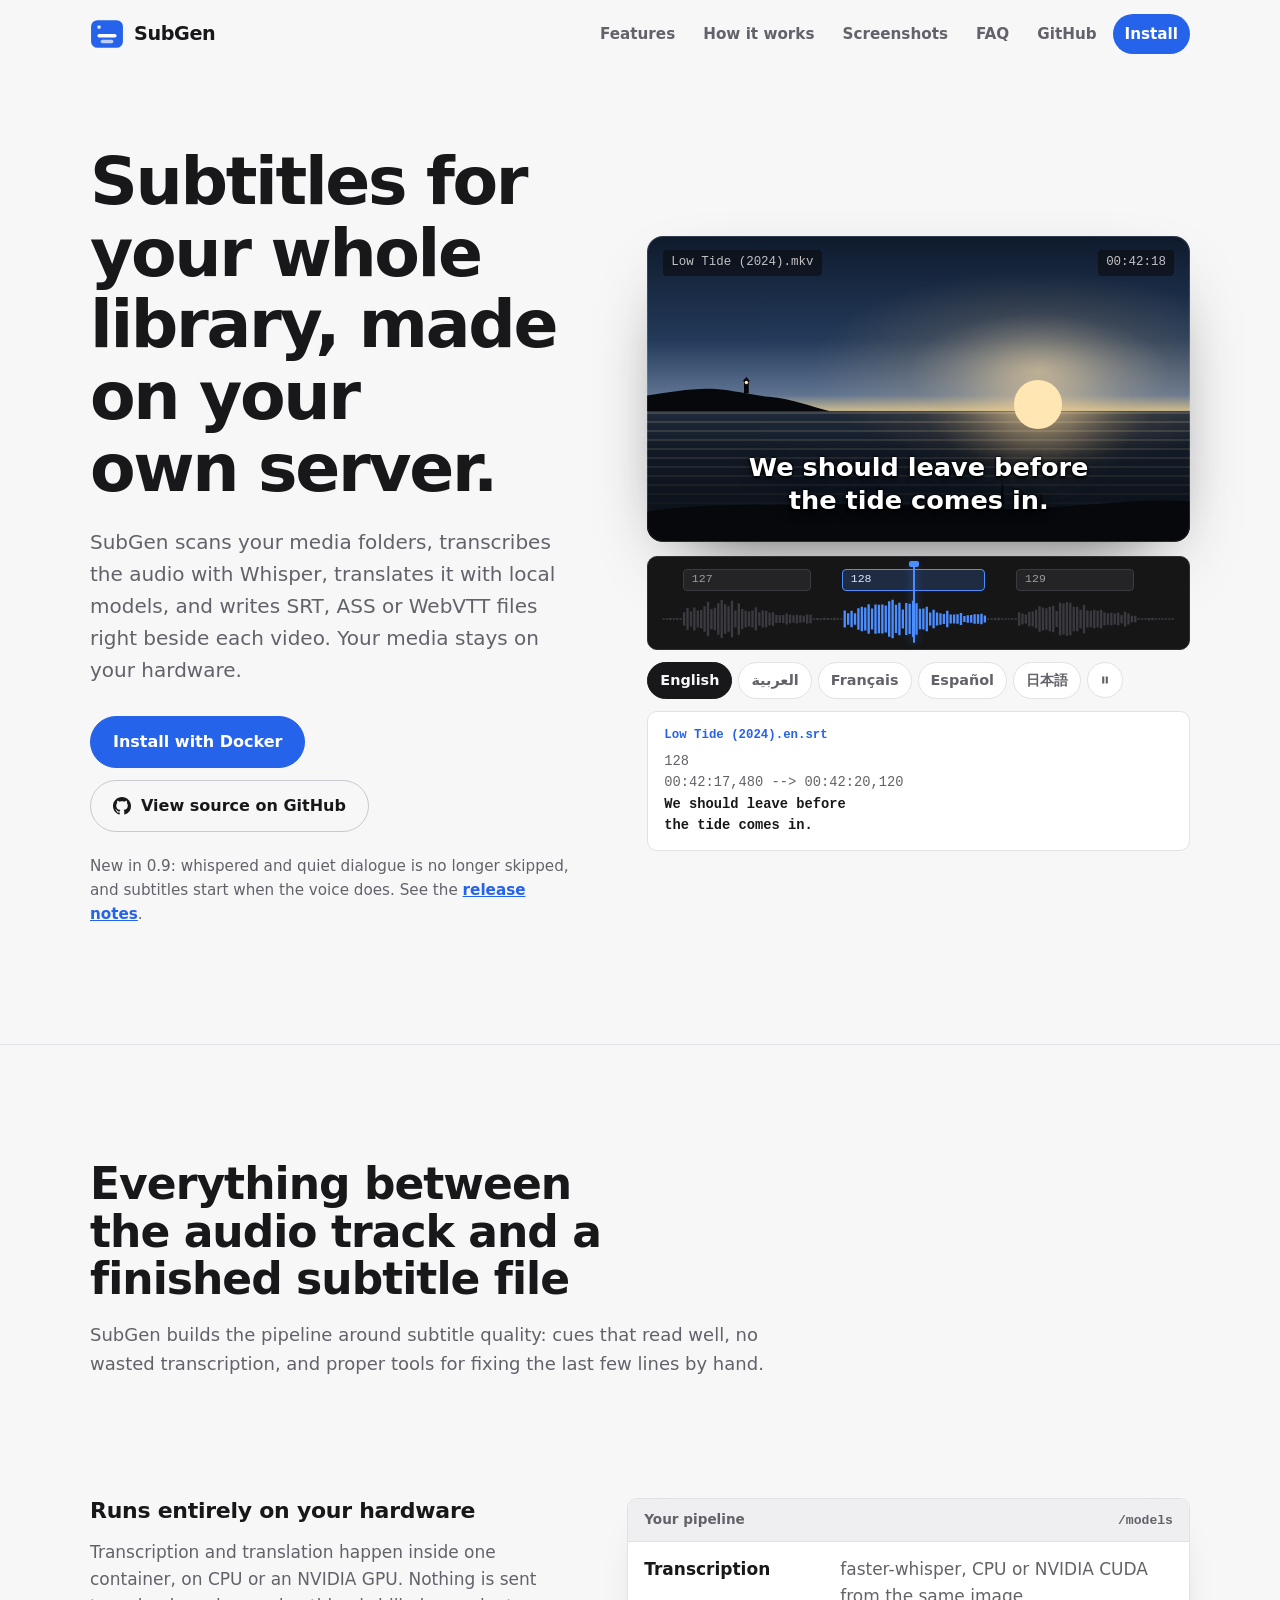
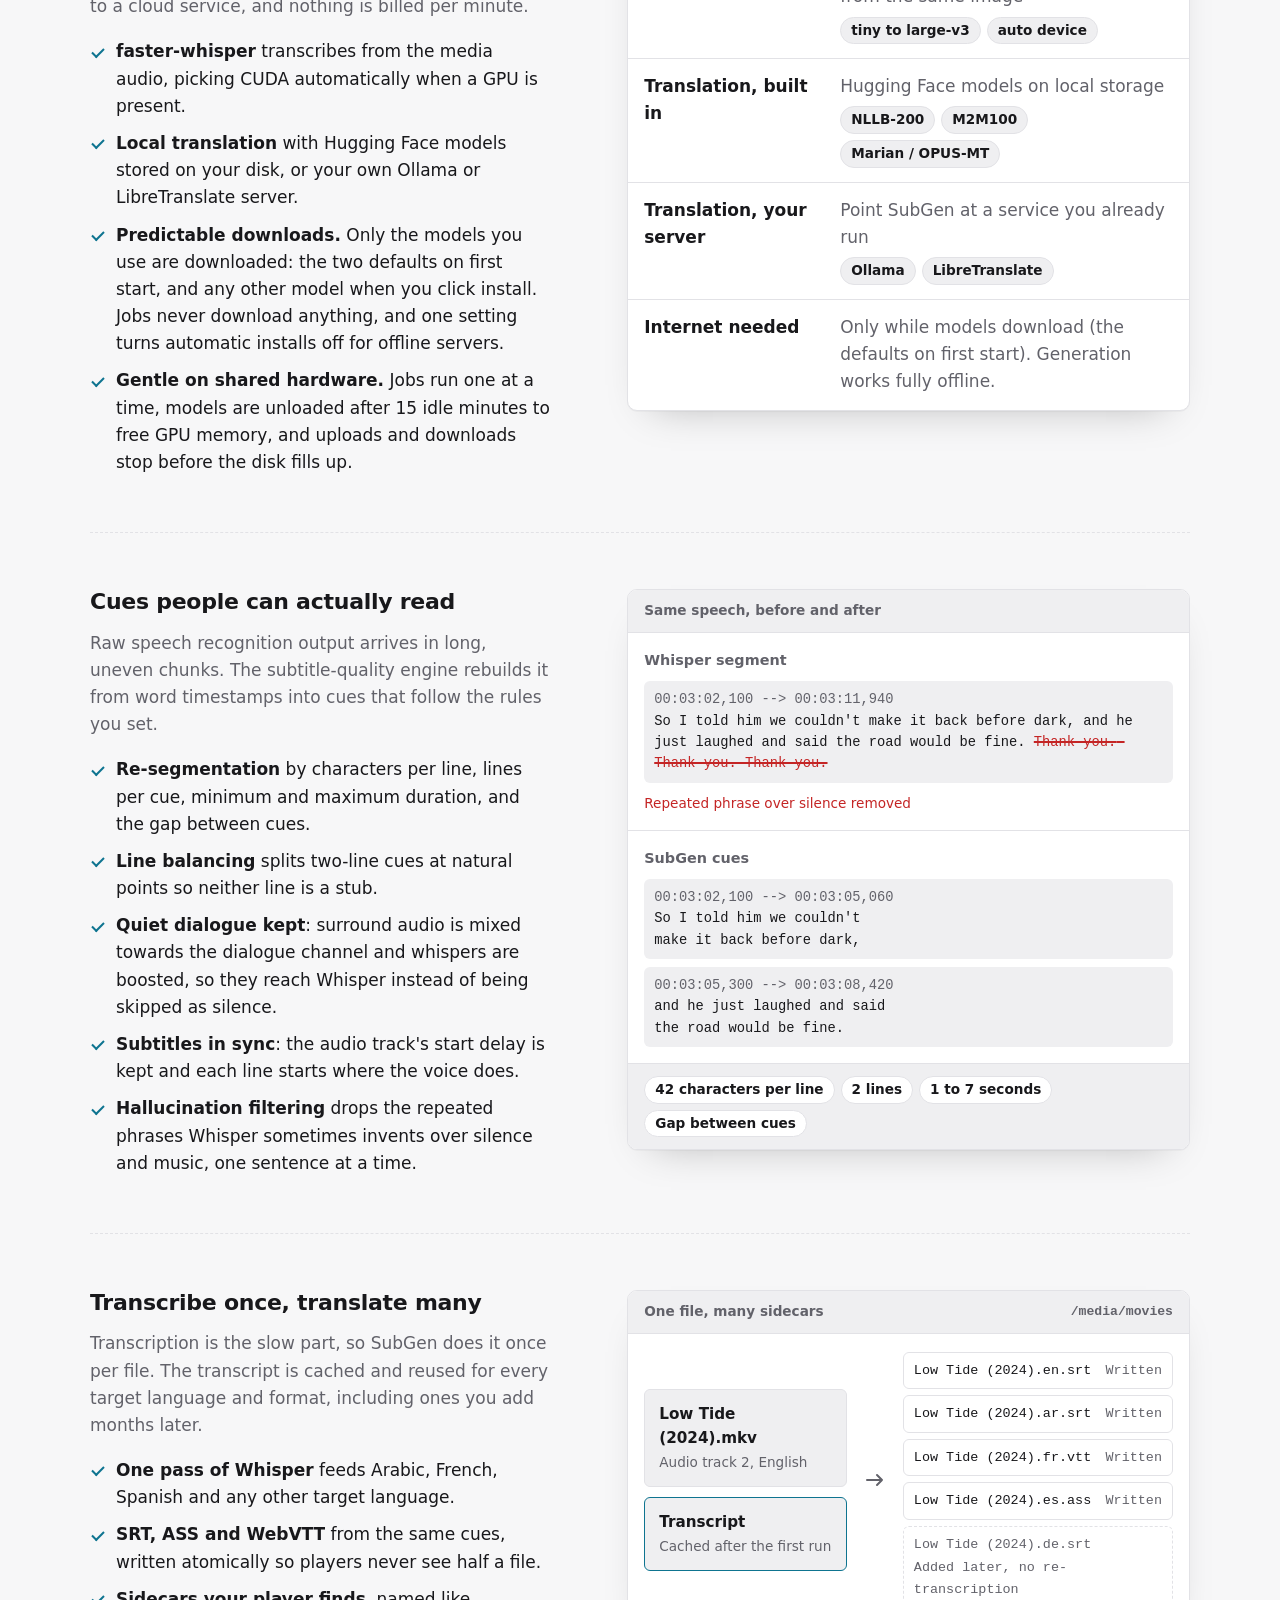
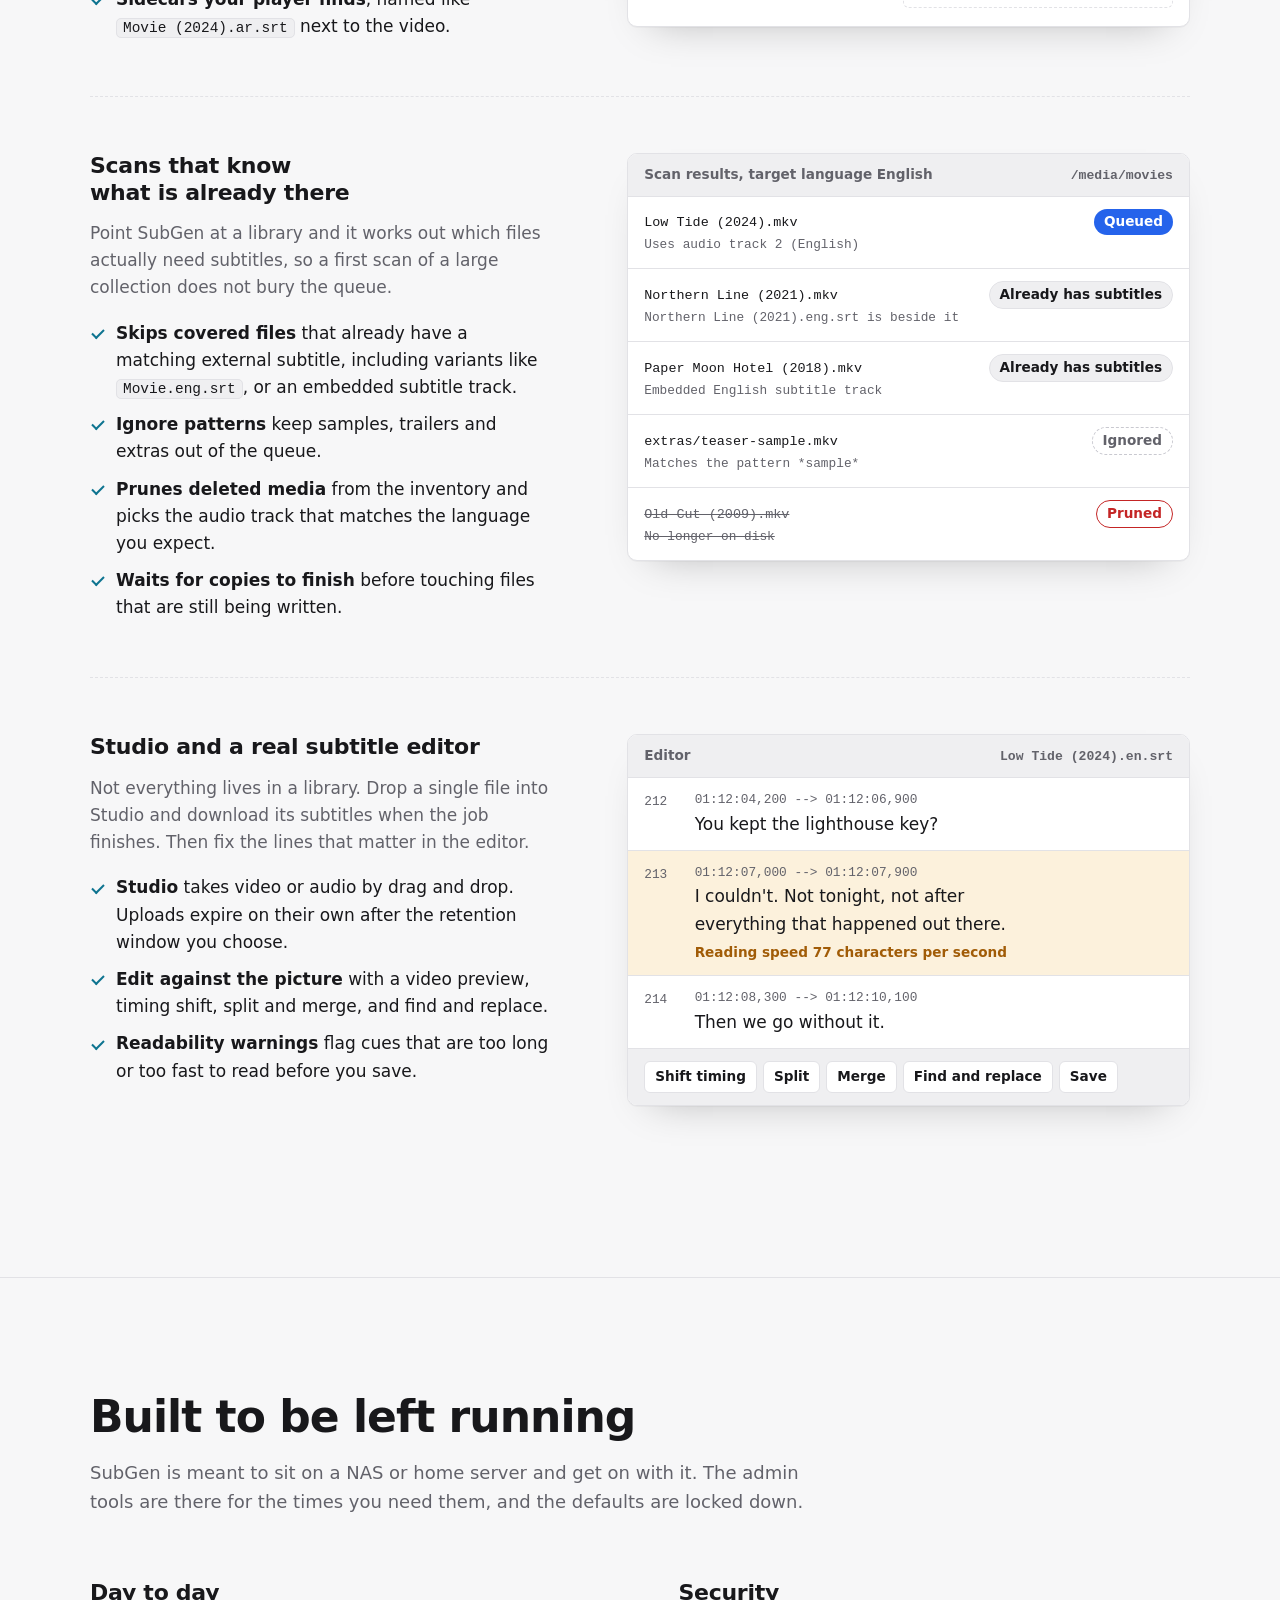
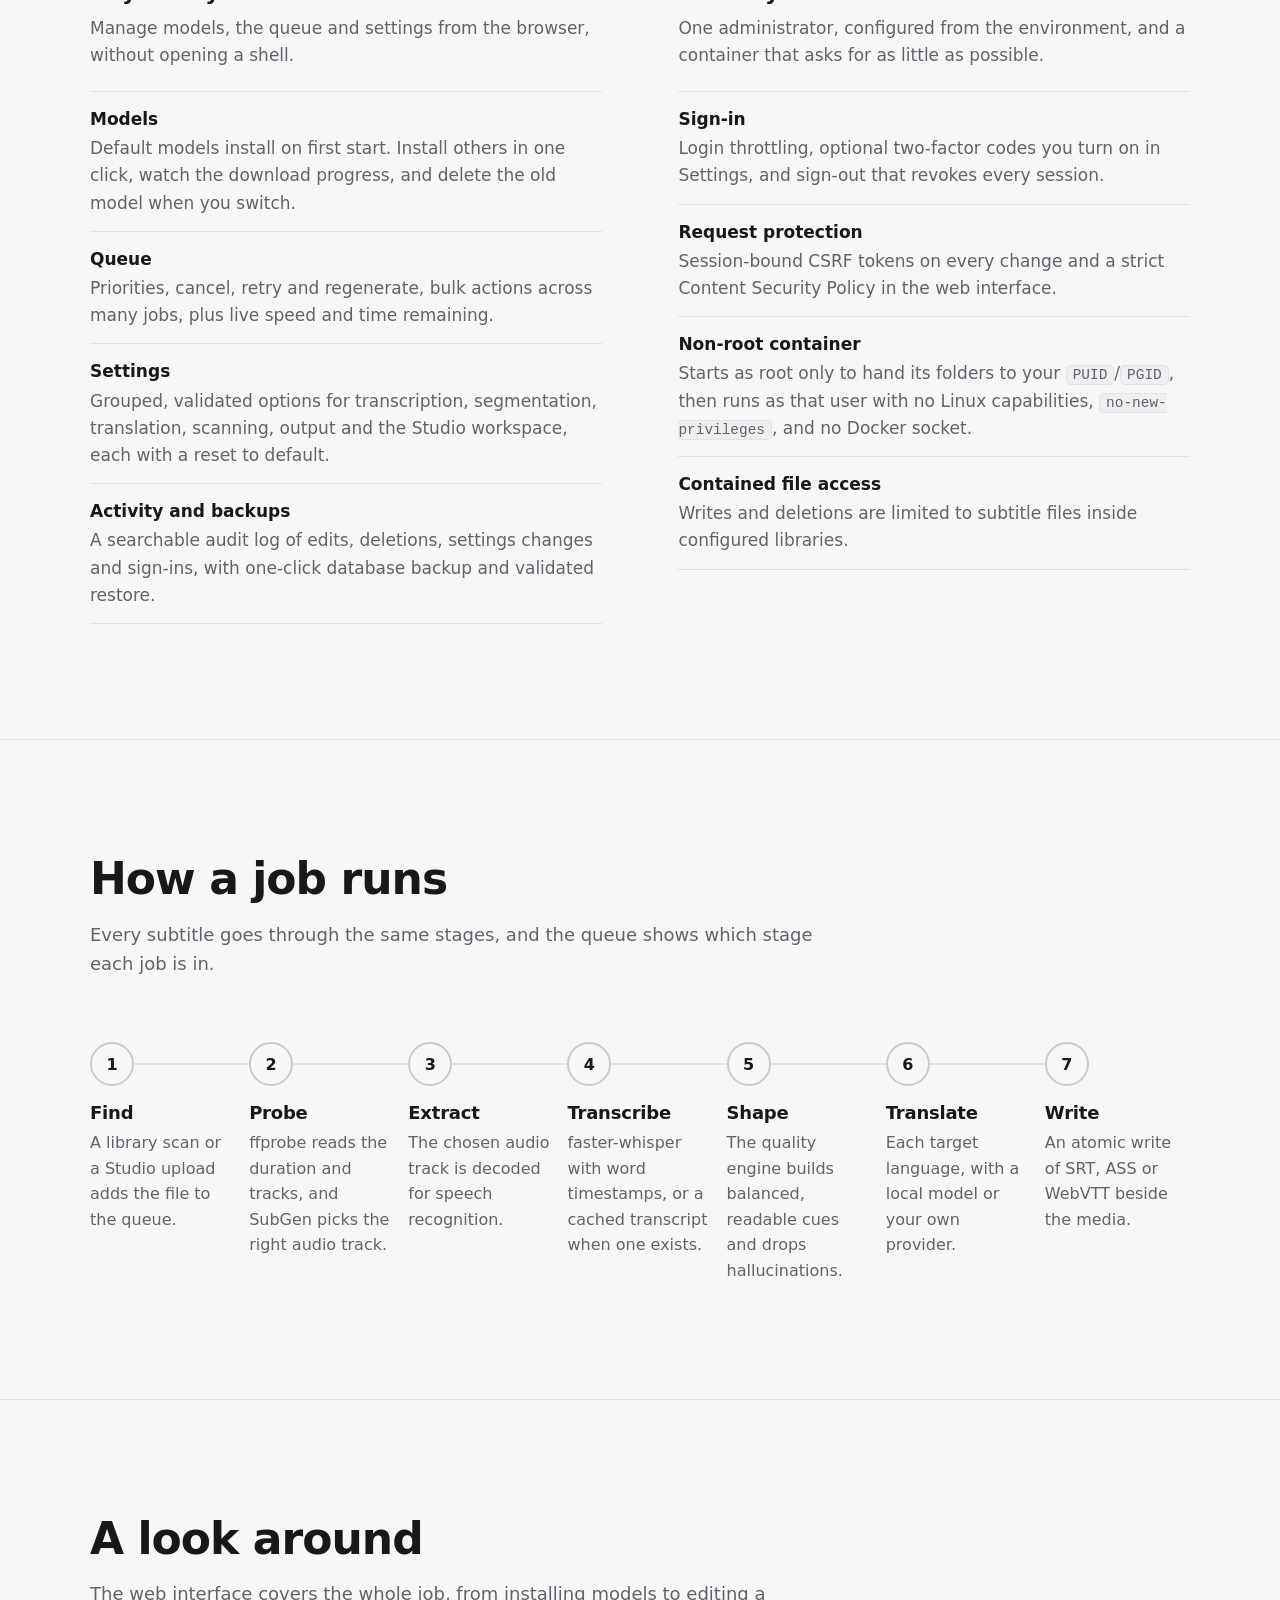
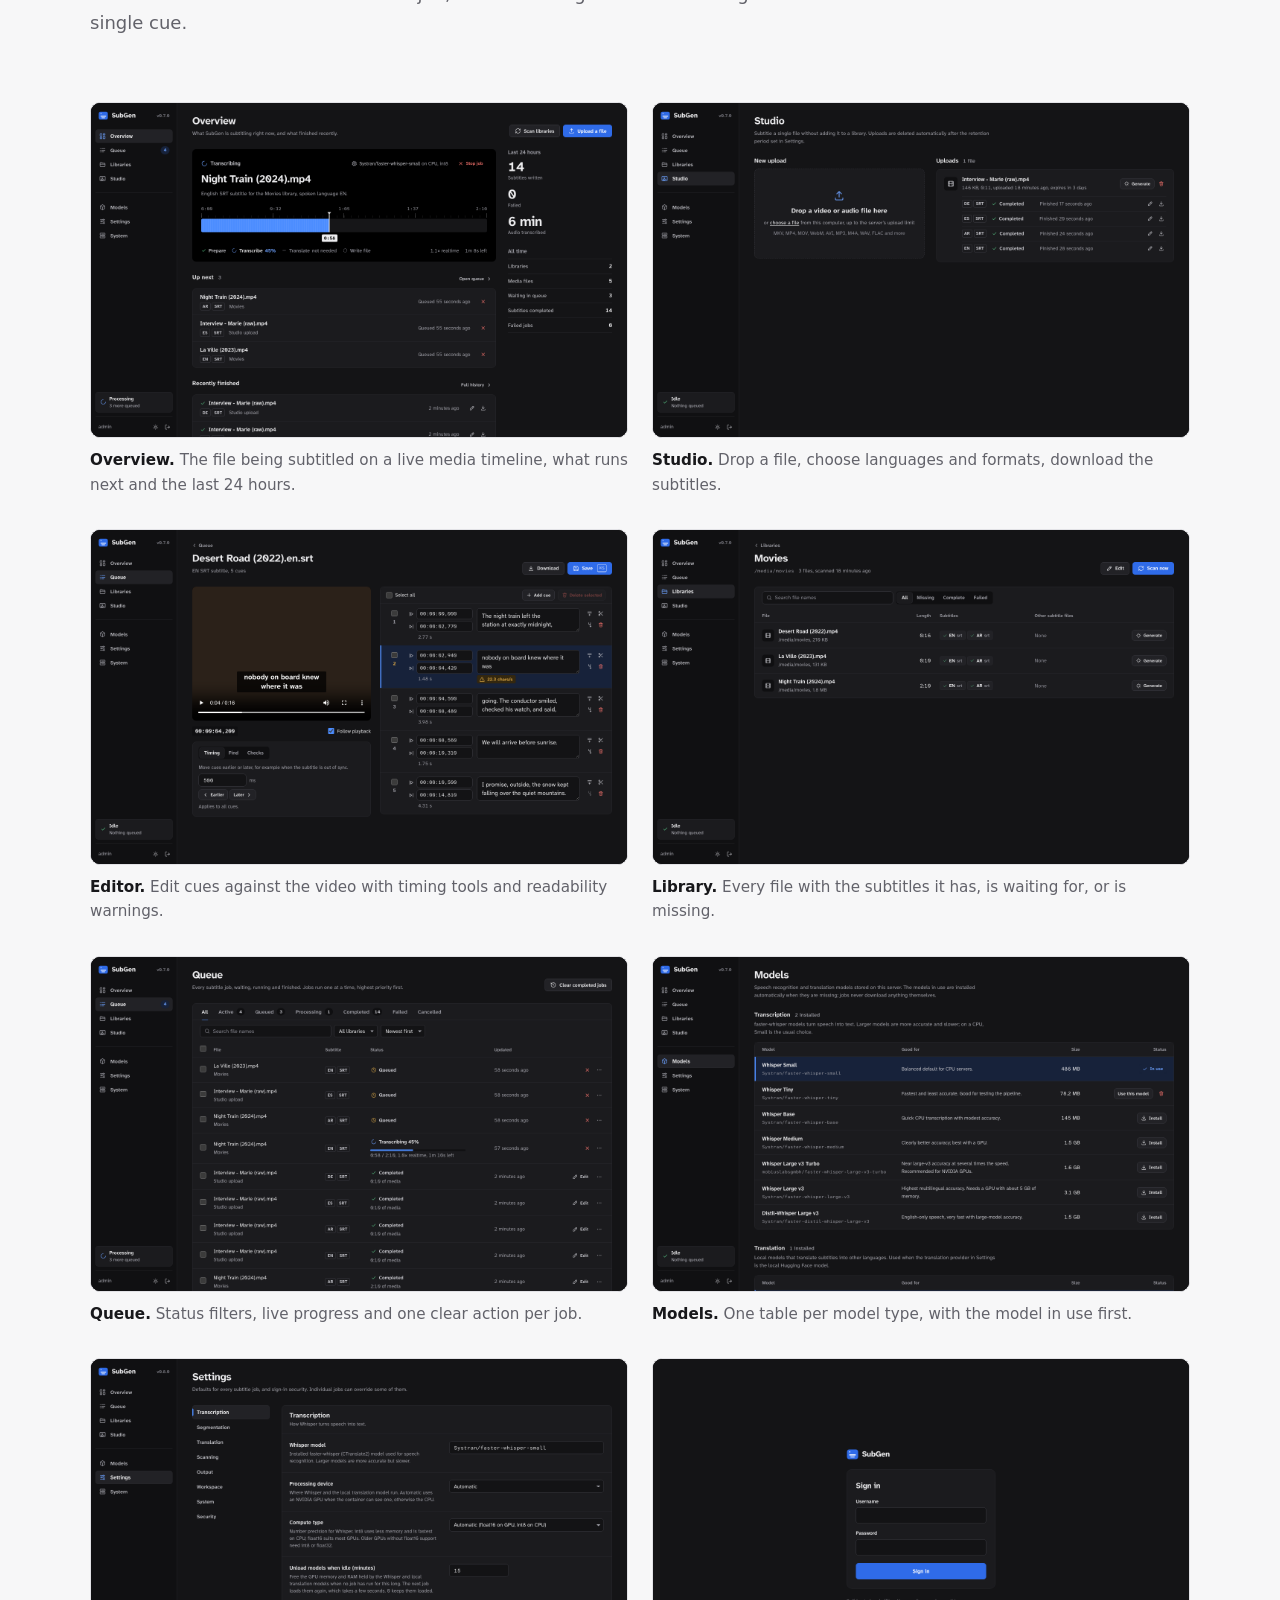
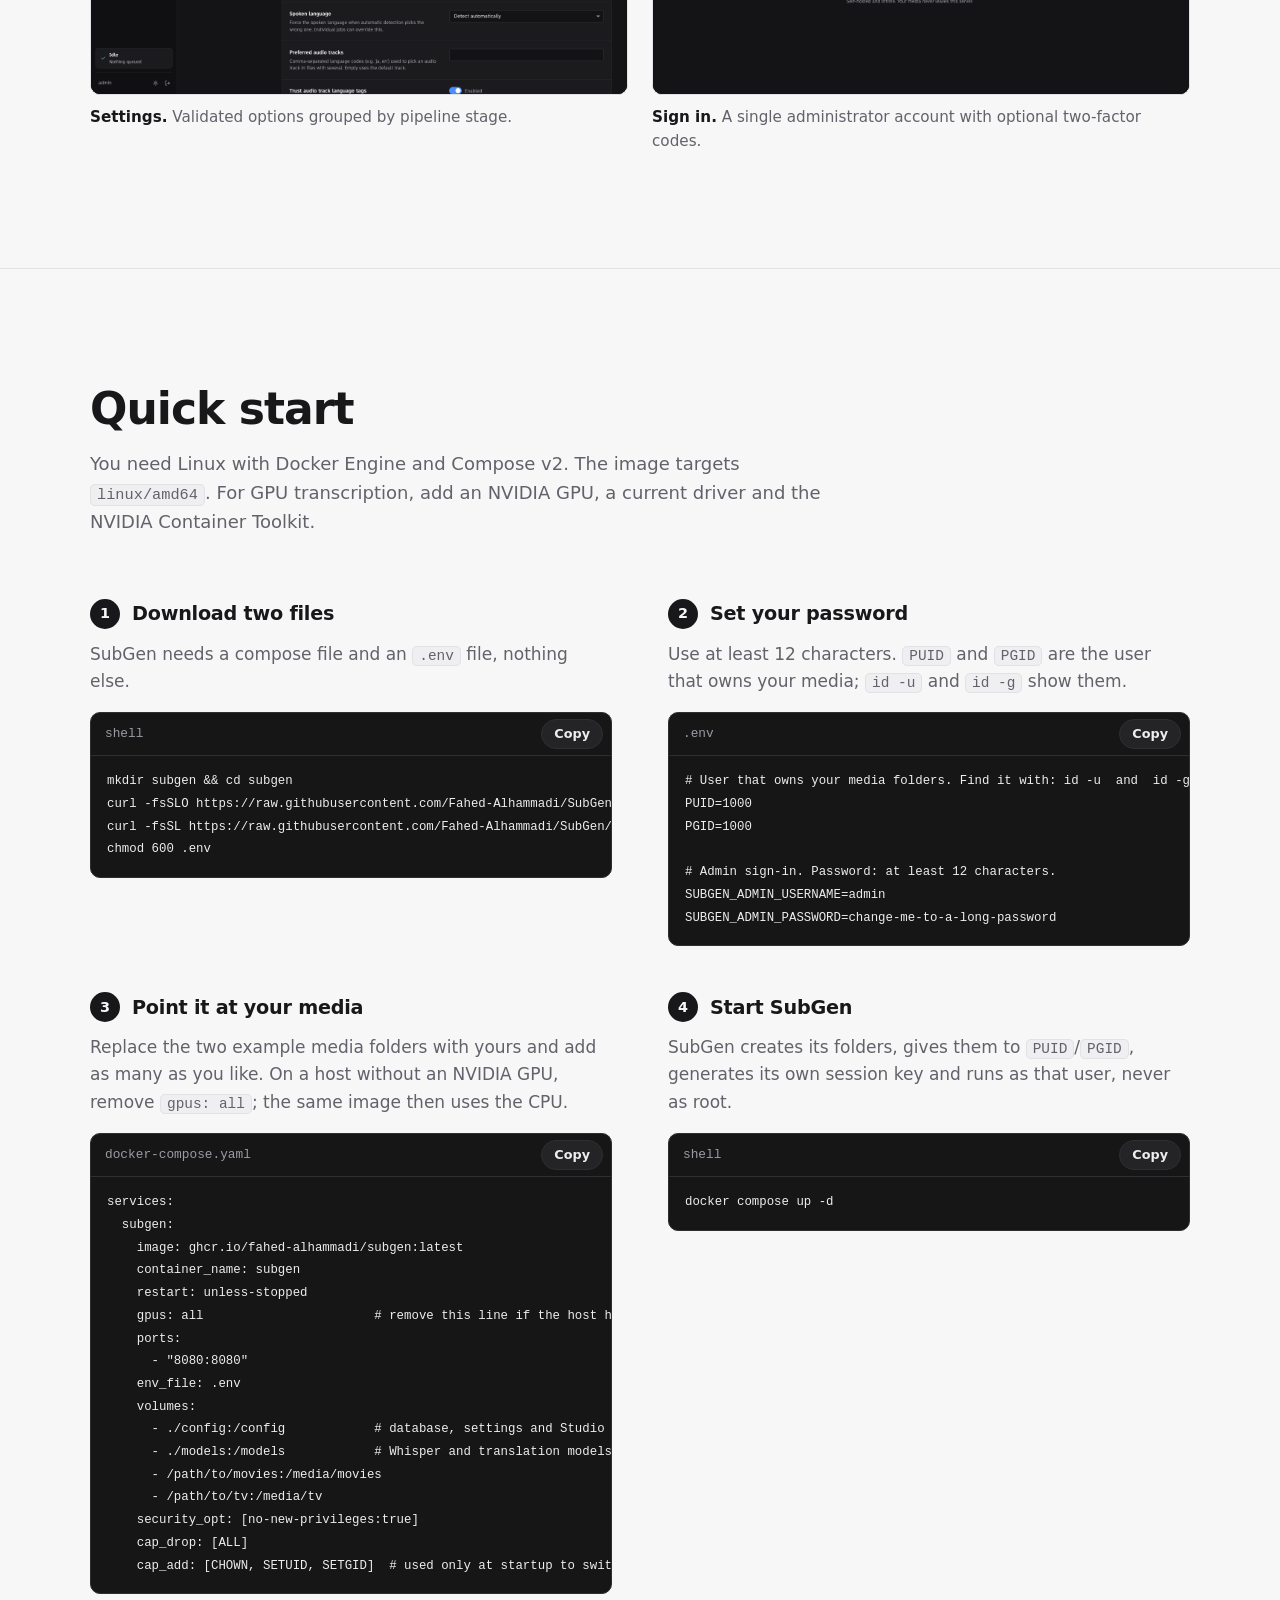
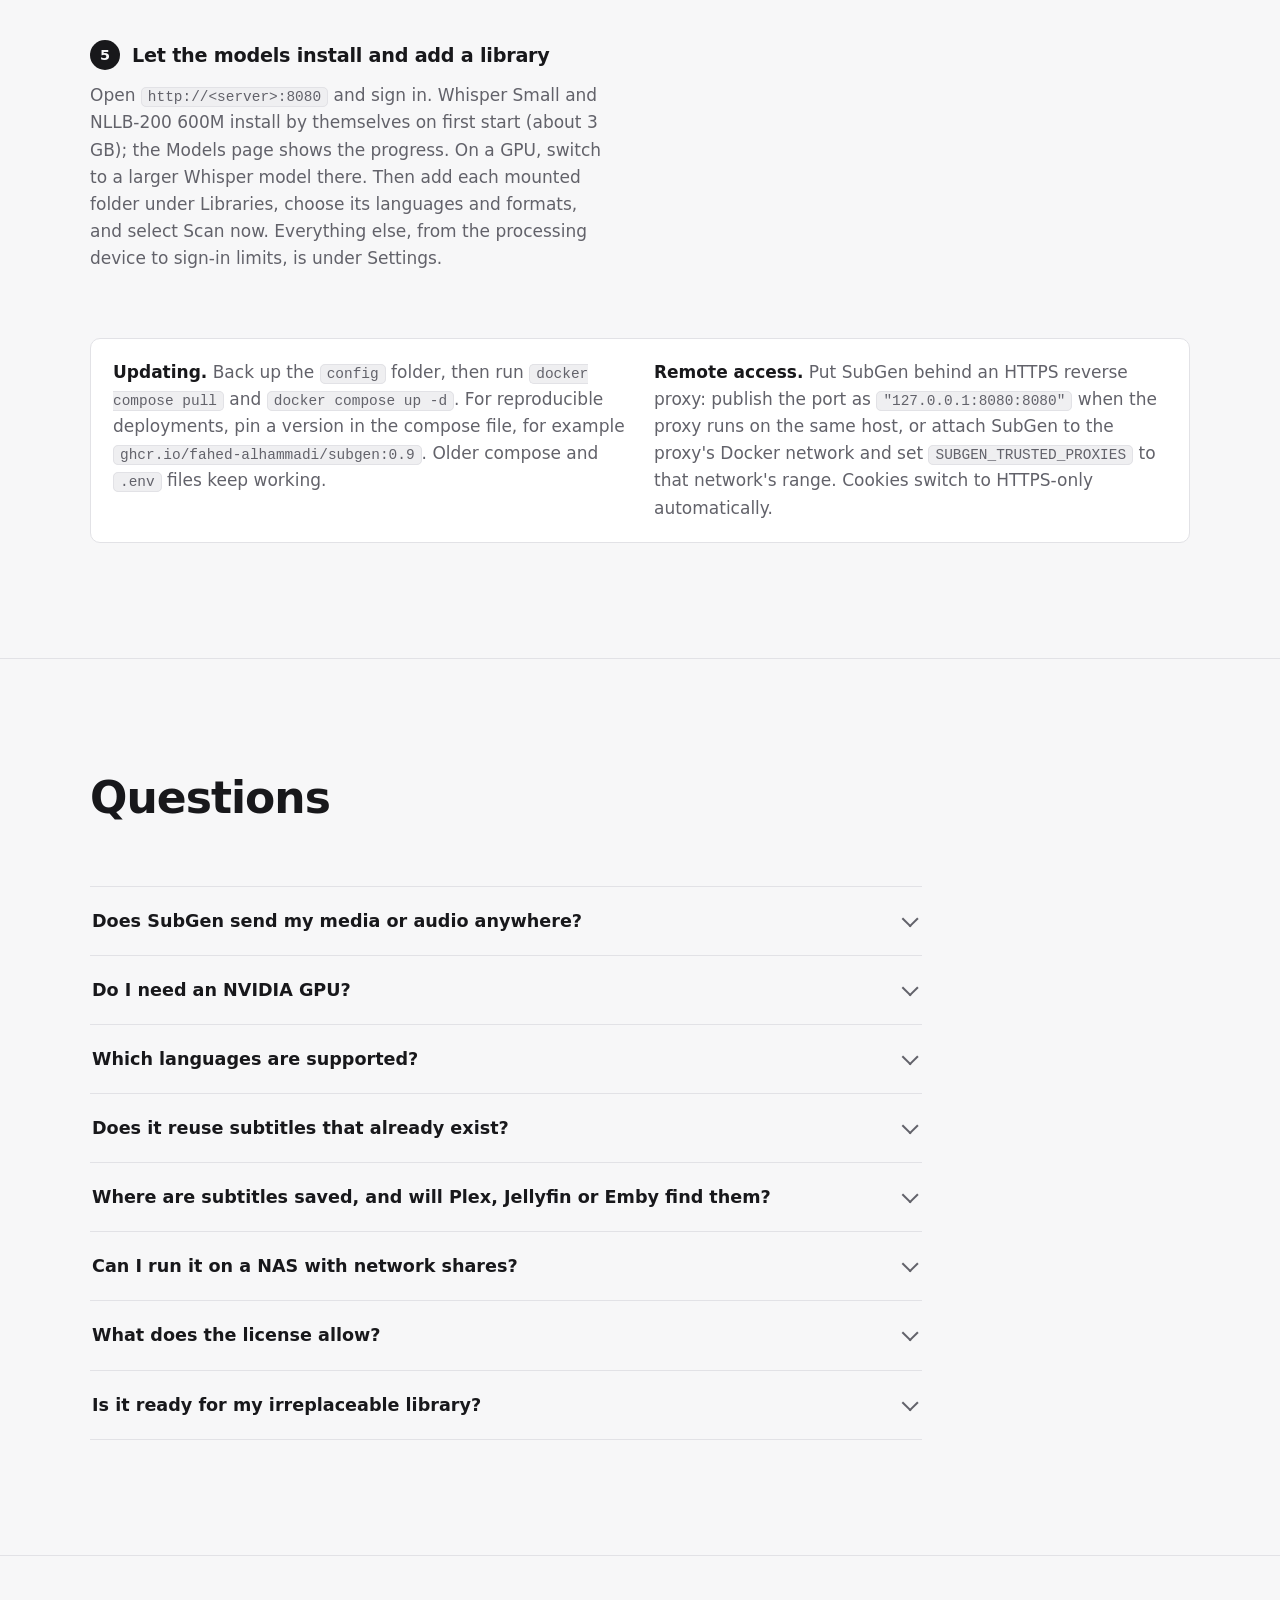
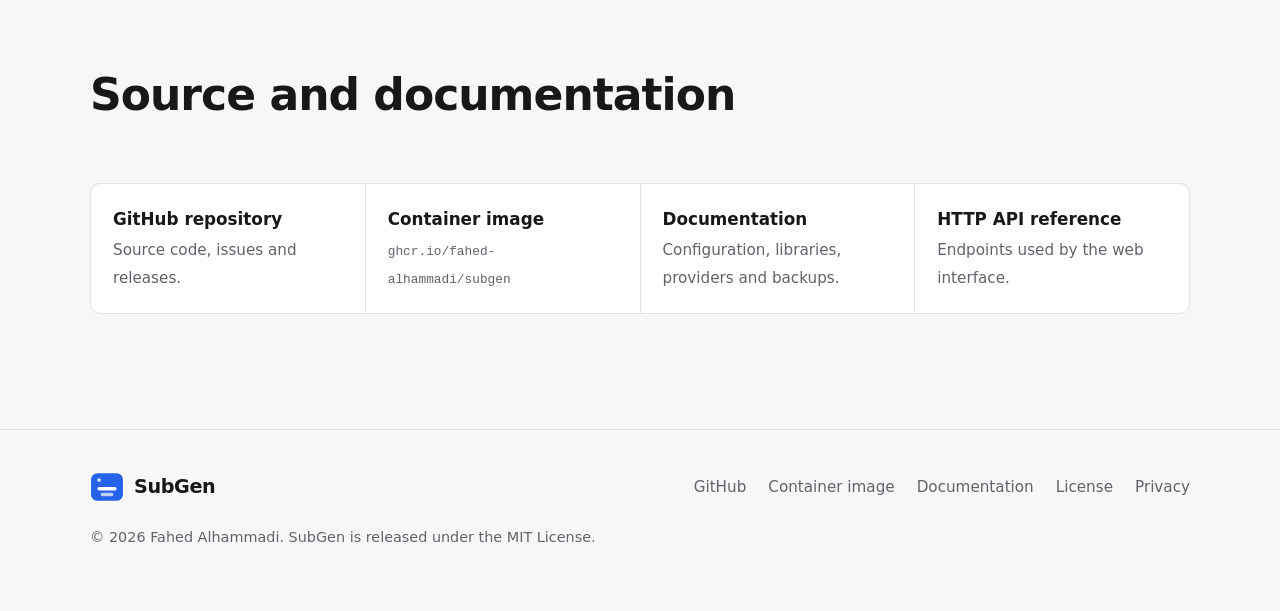
<file: Website/index.html>
<!doctype html>
<html lang="en">
<head>
  <meta charset="utf-8">
  <meta name="viewport" content="width=device-width, initial-scale=1">
  <title>SubGen: self-hosted, offline subtitle generator for media libraries</title>
  <meta name="description" content="SubGen scans your media libraries, transcribes audio with faster-whisper on CPU or NVIDIA GPU, translates with local models, and writes SRT, ASS and WebVTT sidecars beside every file. Self-hosted and offline-first.">
  <meta name="color-scheme" content="light dark">
  <meta name="theme-color" content="#f7f7f8" media="(prefers-color-scheme: light)">
  <meta name="theme-color" content="#161617" media="(prefers-color-scheme: dark)">
  <link rel="canonical" href="https://fahed-alhammadi.github.io/SubGen/">
  <link rel="icon" href="favicon.svg" type="image/svg+xml">

  <meta property="og:type" content="website">
  <meta property="og:site_name" content="SubGen">
  <meta property="og:title" content="SubGen: subtitles for your whole library, made on your own server">
  <meta property="og:description" content="Offline-first subtitle generation for self-hosted media libraries. Local Whisper transcription, local translation, SRT, ASS and WebVTT sidecars.">
  <meta property="og:url" content="https://fahed-alhammadi.github.io/SubGen/">
  <meta property="og:image" content="https://fahed-alhammadi.github.io/SubGen/assets/og-image.png">
  <meta property="og:image:width" content="1200">
  <meta property="og:image:height" content="630">
  <meta property="og:image:alt" content="SubGen logo with a subtitled film frame">
  <meta name="twitter:card" content="summary_large_image">
  <meta name="twitter:title" content="SubGen: subtitles for your whole library, made on your own server">
  <meta name="twitter:description" content="Offline-first subtitle generation for self-hosted media libraries. Local Whisper transcription, local translation, SRT, ASS and WebVTT sidecars.">
  <meta name="twitter:image" content="https://fahed-alhammadi.github.io/SubGen/assets/og-image.png">

  <link rel="stylesheet" href="assets/site.css">
  <script src="assets/site.js" defer></script>
</head>
<body>
  <a class="skip-link" href="#main">Skip to content</a>

  <header class="site-header">
    <div class="wrap header-row">
      <a class="brand" href="./" aria-label="SubGen home">
        <svg class="brand-mark" viewBox="0 0 32 32" aria-hidden="true"><rect x="1" y="3" width="30" height="26" rx="6" fill="#2563eb"/><rect x="7" y="16" width="18" height="3.2" rx="1.6" fill="#fff"/><rect x="10" y="21.5" width="12" height="3.2" rx="1.6" fill="#fff" opacity=".7"/><rect x="7" y="8" width="3" height="3" rx=".8" fill="#fff" opacity=".85"/></svg>
        <span>SubGen</span>
      </a>
      <nav class="site-nav" aria-label="Main">
        <ul>
          <li class="nav-optional"><a href="#features">Features</a></li>
          <li class="nav-optional"><a href="#pipeline">How it works</a></li>
          <li class="nav-optional"><a href="#screenshots">Screenshots</a></li>
          <li class="nav-optional"><a href="#faq">FAQ</a></li>
          <li><a href="https://github.com/Fahed-Alhammadi/SubGen">GitHub</a></li>
          <li class="nav-cta"><a href="#install">Install</a></li>
        </ul>
      </nav>
    </div>
  </header>

  <main id="main">
    <!-- Hero -->
    <section class="hero" aria-labelledby="hero-title">
      <div class="wrap hero-grid">
        <div class="hero-copy">
          <h1 id="hero-title">Subtitles for your whole library, made on your own server.</h1>
          <p class="lede">SubGen scans your media folders, transcribes the audio with Whisper, translates it with local models, and writes SRT, ASS or WebVTT files right beside each video. Your media stays on your hardware.</p>
          <div class="actions">
            <a class="button button-primary" href="#install">Install with Docker</a>
            <a class="button" href="https://github.com/Fahed-Alhammadi/SubGen">
              <svg viewBox="0 0 16 16" aria-hidden="true"><path fill="currentColor" d="M8 0C3.58 0 0 3.58 0 8c0 3.54 2.29 6.53 5.47 7.59.4.07.55-.17.55-.38 0-.19-.01-.82-.01-1.49-2.01.37-2.53-.49-2.69-.94-.09-.23-.48-.94-.82-1.13-.28-.15-.68-.52-.01-.53.63-.01 1.08.58 1.23.82.72 1.21 1.87.87 2.33.66.07-.52.28-.87.51-1.07-1.78-.2-3.64-.89-3.64-3.95 0-.87.31-1.59.82-2.15-.08-.2-.36-1.02.08-2.12 0 0 .67-.21 2.2.82.64-.18 1.32-.27 2-.27.68 0 1.36.09 2 .27 1.53-1.04 2.2-.82 2.2-.82.44 1.1.16 1.92.08 2.12.51.56.82 1.27.82 2.15 0 3.07-1.87 3.75-3.65 3.95.29.25.54.73.54 1.48 0 1.07-.01 1.93-.01 2.2 0 .21.15.46.55.38A8.013 8.013 0 0016 8c0-4.42-3.58-8-8-8z"/></svg>
              View source on GitHub
            </a>
          </div>
          <p class="hero-note">New in 0.9: whispered and quiet dialogue is no longer skipped, and subtitles start when the voice does. See the <a href="https://github.com/Fahed-Alhammadi/SubGen/releases">release notes</a>.</p>
        </div>

        <figure class="player" id="player" aria-labelledby="player-caption">
          <figcaption id="player-caption" class="visually-hidden">An example cue from the film Low Tide, shown in the language you pick, with the sidecar file SubGen writes for it.</figcaption>
          <div class="frame">
            <div class="frame-silhouette" aria-hidden="true">
              <svg viewBox="0 0 1600 558" preserveAspectRatio="xMidYMax slice">
                <path fill="currentColor" d="M0 175V128c80-10 140-24 210-18 50 4 90 16 150 22 70 6 120 28 180 43z"/>
                <rect x="286" y="84" width="14" height="38" fill="currentColor"/>
                <path fill="currentColor" d="M282 86h22l-11-12z"/>
                <circle cx="293" cy="90" r="5" fill="#ffe6b3"/>
                <path fill="currentColor" d="M0 558V470c200-30 380-15 560-22 200-8 340 22 540 14 200-7 350-32 500-22v118z"/>
                <path fill="currentColor" opacity=".85" d="M1040 448l6-58h4l4 58zm60 4l5-44h4l4 44zm56 2l4-34h4l3 34z"/>
              </svg>
            </div>
            <div class="frame-meta" aria-hidden="true"><span>Low Tide (2024).mkv</span><span>00:42:18</span></div>
            <p class="cue" id="cue" lang="en" dir="ltr"><span>We should leave before</span><span>the tide comes in.</span></p>
          </div>

          <div class="timeline" aria-hidden="true">
            <div class="timeline-cues">
              <span style="left:4%;width:25%">127</span>
              <span class="is-active" style="left:35%;width:28%">128</span>
              <span style="left:69%;width:23%">129</span>
            </div>
            <svg class="timeline-wave" viewBox="0 0 1200 56" preserveAspectRatio="none"><path fill="currentColor" d="M1 26.9h5.5v2.1h-5.5zM9 27.0h5.5v2.0h-5.5zM17 26.6h5.5v2.7h-5.5zM25 27.0h5.5v2.0h-5.5zM33 26.7h5.5v2.5h-5.5zM41 26.9h5.5v2.2h-5.5zM49 18.5h5.5v19.0h-5.5zM57 12.7h5.5v30.6h-5.5zM65 17.5h5.5v21.0h-5.5zM73 11.9h5.5v32.3h-5.5zM81 16.0h5.5v24.0h-5.5zM89 15.3h5.5v25.5h-5.5zM97 10.1h5.5v35.9h-5.5zM105 3.7h5.5v48.6h-5.5zM113 13.9h5.5v28.3h-5.5zM121 12.2h5.5v31.5h-5.5zM129 6.1h5.5v43.8h-5.5zM137 1.4h5.5v53.3h-5.5zM145 7.2h5.5v41.6h-5.5zM153 10.2h5.5v35.5h-5.5zM161 2.4h5.5v51.1h-5.5zM169 16.1h5.5v23.8h-5.5zM177 5.8h5.5v44.4h-5.5zM185 14.0h5.5v28.0h-5.5zM193 16.4h5.5v23.1h-5.5zM201 17.4h5.5v21.2h-5.5zM209 16.0h5.5v24.0h-5.5zM217 11.7h5.5v32.5h-5.5zM225 18.7h5.5v18.5h-5.5zM233 16.0h5.5v24.0h-5.5zM241 16.4h5.5v23.2h-5.5zM249 19.3h5.5v17.5h-5.5zM257 18.7h5.5v18.6h-5.5zM265 22.5h5.5v11.1h-5.5zM273 22.9h5.5v10.3h-5.5zM281 22.4h5.5v11.2h-5.5zM289 20.3h5.5v15.3h-5.5zM297 22.0h5.5v12.0h-5.5zM305 22.8h5.5v10.4h-5.5zM313 21.9h5.5v12.3h-5.5zM321 22.7h5.5v10.7h-5.5zM329 23.5h5.5v9.0h-5.5zM337 21.7h5.5v12.5h-5.5zM345 22.0h5.5v12.0h-5.5zM353 27.0h5.5v2.0h-5.5zM361 26.7h5.5v2.6h-5.5zM369 26.8h5.5v2.5h-5.5zM377 26.4h5.5v3.1h-5.5zM385 26.6h5.5v2.9h-5.5zM393 27.0h5.5v2.0h-5.5zM401 26.3h5.5v3.3h-5.5zM409 27.0h5.5v2.0h-5.5zM417 26.9h5.5v2.3h-5.5zM761 26.9h5.5v2.3h-5.5zM769 26.9h5.5v2.2h-5.5zM777 26.4h5.5v3.1h-5.5zM785 26.4h5.5v3.3h-5.5zM793 27.0h5.5v2.0h-5.5zM801 27.0h5.5v2.0h-5.5zM809 27.0h5.5v2.0h-5.5zM817 27.0h5.5v2.0h-5.5zM825 26.8h5.5v2.4h-5.5zM833 18.6h5.5v18.8h-5.5zM841 20.3h5.5v15.4h-5.5zM849 21.7h5.5v12.6h-5.5zM857 17.9h5.5v20.3h-5.5zM865 17.6h5.5v20.8h-5.5zM873 15.0h5.5v26.0h-5.5zM881 10.3h5.5v35.5h-5.5zM889 12.0h5.5v32.1h-5.5zM897 13.0h5.5v30.0h-5.5zM905 11.0h5.5v34.0h-5.5zM913 9.5h5.5v37.0h-5.5zM921 16.8h5.5v22.4h-5.5zM929 5.2h5.5v45.6h-5.5zM937 6.2h5.5v43.6h-5.5zM945 4.5h5.5v47.0h-5.5zM953 5.3h5.5v45.5h-5.5zM961 10.9h5.5v34.2h-5.5zM969 10.8h5.5v34.3h-5.5zM977 15.1h5.5v25.7h-5.5zM985 8.1h5.5v39.9h-5.5zM993 16.2h5.5v23.6h-5.5zM1001 16.5h5.5v23.0h-5.5zM1009 15.2h5.5v25.6h-5.5zM1017 16.4h5.5v23.3h-5.5zM1025 15.0h5.5v26.0h-5.5zM1033 18.8h5.5v18.3h-5.5zM1041 20.0h5.5v16.0h-5.5zM1049 19.2h5.5v17.5h-5.5zM1057 20.4h5.5v15.2h-5.5zM1065 19.1h5.5v17.8h-5.5zM1073 22.3h5.5v11.5h-5.5zM1081 17.7h5.5v20.7h-5.5zM1089 20.2h5.5v15.6h-5.5zM1097 23.3h5.5v9.4h-5.5zM1105 23.4h5.5v9.2h-5.5zM1113 26.9h5.5v2.2h-5.5zM1121 26.9h5.5v2.2h-5.5zM1129 27.0h5.5v2.0h-5.5zM1137 26.5h5.5v3.1h-5.5zM1145 26.3h5.5v3.3h-5.5zM1153 26.8h5.5v2.4h-5.5zM1161 26.8h5.5v2.4h-5.5zM1169 27.0h5.5v2.0h-5.5zM1177 27.0h5.5v2.0h-5.5zM1185 26.9h5.5v2.1h-5.5zM1193 27.0h5.5v2.0h-5.5z"/><path class="wave-active" fill="currentColor" d="M425 16.2h5.5v23.6h-5.5zM433 20.1h5.5v15.8h-5.5zM441 16.5h5.5v23.0h-5.5zM449 19.9h5.5v16.3h-5.5zM457 12.9h5.5v30.3h-5.5zM465 10.7h5.5v34.5h-5.5zM473 11.9h5.5v32.3h-5.5zM481 7.2h5.5v41.6h-5.5zM489 13.4h5.5v29.2h-5.5zM497 7.6h5.5v40.9h-5.5zM505 8.2h5.5v39.6h-5.5zM513 7.8h5.5v40.4h-5.5zM521 9.1h5.5v37.8h-5.5zM529 3.0h5.5v50.0h-5.5zM537 1.1h5.5v53.7h-5.5zM545 8.2h5.5v39.5h-5.5zM553 5.4h5.5v45.2h-5.5zM561 14.8h5.5v26.5h-5.5zM569 5.5h5.5v45.0h-5.5zM577 6.8h5.5v42.3h-5.5zM585 2.6h5.5v50.7h-5.5zM593 5.9h5.5v44.2h-5.5zM601 13.8h5.5v28.4h-5.5zM609 13.3h5.5v29.4h-5.5zM617 10.9h5.5v34.2h-5.5zM625 18.9h5.5v18.1h-5.5zM633 15.2h5.5v25.7h-5.5zM641 18.8h5.5v18.3h-5.5zM649 20.0h5.5v16.0h-5.5zM657 21.1h5.5v13.8h-5.5zM665 16.6h5.5v22.8h-5.5zM673 21.8h5.5v12.4h-5.5zM681 21.6h5.5v12.7h-5.5zM689 21.4h5.5v13.2h-5.5zM697 19.5h5.5v16.9h-5.5zM705 23.9h5.5v8.3h-5.5zM713 22.6h5.5v10.8h-5.5zM721 22.5h5.5v10.9h-5.5zM729 21.3h5.5v13.4h-5.5zM737 21.2h5.5v13.5h-5.5zM745 20.8h5.5v14.4h-5.5zM753 23.2h5.5v9.7h-5.5z"/></svg>
            <div class="playhead"></div>
          </div>

          <div class="player-bar">
            <p class="srt" aria-live="off" id="srt"><code class="srt-file" id="srt-file">Low Tide (2024).en.srt</code><span class="srt-body" id="srt-body">128
00:42:17,480 --&gt; 00:42:20,120
<b>We should leave before
the tide comes in.</b></span></p>
            <div class="lang-switch" role="group" aria-label="Subtitle language">
              <button type="button" data-lang="en" aria-pressed="true">English</button>
              <button type="button" data-lang="ar" aria-pressed="false" lang="ar">العربية</button>
              <button type="button" data-lang="fr" aria-pressed="false" lang="fr">Français</button>
              <button type="button" data-lang="es" aria-pressed="false" lang="es">Español</button>
              <button type="button" data-lang="ja" aria-pressed="false" lang="ja">日本語</button>
              <button type="button" class="icon-button" id="cycle-toggle" aria-label="Pause language cycling" hidden>
                <svg viewBox="0 0 14 14" aria-hidden="true" class="i-pause"><path fill="currentColor" d="M3 2h3v10H3zm5 0h3v10H8z"/></svg>
                <svg viewBox="0 0 14 14" aria-hidden="true" class="i-play" hidden><path fill="currentColor" d="M3 1.5v11l9-5.5z"/></svg>
              </button>
            </div>
          </div>
        </figure>
      </div>
    </section>

    <!-- Features -->
    <section class="section" id="features" aria-labelledby="features-title">
      <div class="wrap">
        <div class="section-head">
          <h2 id="features-title">Everything between the audio track and a finished subtitle file</h2>
          <p>SubGen builds the pipeline around subtitle quality: cues that read well, no wasted transcription, and proper tools for fixing the last few lines by hand.</p>
        </div>

        <article class="feature" aria-labelledby="f-local">
          <div class="feature-copy">
            <h3 id="f-local">Runs entirely on your hardware</h3>
            <p>Transcription and translation happen inside one container, on CPU or an NVIDIA GPU. Nothing is sent to a cloud service, and nothing is billed per minute.</p>
            <ul class="ticks">
              <li><strong>faster-whisper</strong> transcribes from the media audio, picking CUDA automatically when a GPU is present.</li>
              <li><strong>Local translation</strong> with Hugging Face models stored on your disk, or your own Ollama or LibreTranslate server.</li>
              <li><strong>Predictable downloads.</strong> Only the models you use are downloaded: the two defaults on first start, and any other model when you click install. Jobs never download anything, and one setting turns automatic installs off for offline servers.</li>
              <li><strong>Gentle on shared hardware.</strong> Jobs run one at a time, models are unloaded after 15 idle minutes to free GPU memory, and uploads and downloads stop before the disk fills up.</li>
            </ul>
          </div>
          <div class="artifact">
            <div class="artifact-title"><span>Your pipeline</span><code>/models</code></div>
            <dl class="stack">
              <div>
                <dt>Transcription</dt>
                <dd>faster-whisper, CPU or NVIDIA CUDA from the same image
                  <span class="pill-row"><span class="pill">tiny to large-v3</span><span class="pill">auto device</span></span></dd>
              </div>
              <div>
                <dt>Translation, built in</dt>
                <dd>Hugging Face models on local storage
                  <span class="pill-row"><span class="pill">NLLB-200</span><span class="pill">M2M100</span><span class="pill">Marian / OPUS-MT</span></span></dd>
              </div>
              <div>
                <dt>Translation, your server</dt>
                <dd>Point SubGen at a service you already run
                  <span class="pill-row"><span class="pill">Ollama</span><span class="pill">LibreTranslate</span></span></dd>
              </div>
              <div>
                <dt>Internet needed</dt>
                <dd>Only while models download (the defaults on first start). Generation works fully offline.</dd>
              </div>
            </dl>
          </div>
        </article>

        <article class="feature" aria-labelledby="f-quality">
          <div class="feature-copy">
            <h3 id="f-quality">Cues people can actually read</h3>
            <p>Raw speech recognition output arrives in long, uneven chunks. The subtitle-quality engine rebuilds it from word timestamps into cues that follow the rules you set.</p>
            <ul class="ticks">
              <li><strong>Re-segmentation</strong> by characters per line, lines per cue, minimum and maximum duration, and the gap between cues.</li>
              <li><strong>Line balancing</strong> splits two-line cues at natural points so neither line is a stub.</li>
              <li><strong>Quiet dialogue kept</strong>: surround audio is mixed towards the dialogue channel and whispers are boosted, so they reach Whisper instead of being skipped as silence.</li>
              <li><strong>Subtitles in sync</strong>: the audio track's start delay is kept and each line starts where the voice does.</li>
              <li><strong>Hallucination filtering</strong> drops the repeated phrases Whisper sometimes invents over silence and music, one sentence at a time.</li>
            </ul>
          </div>
          <div class="artifact">
            <div class="artifact-title"><span>Same speech, before and after</span></div>
            <div class="cue-compare">
              <div class="cue-block">
                <h4>Whisper segment</h4>
                <div class="one"><span class="tc">00:03:02,100 --&gt; 00:03:11,940</span><span class="txt">So I told him we couldn't make it back before dark, and he just laughed and said the road would be fine. <del>Thank you. Thank you. Thank you.</del></span></div>
                <span class="cue-note">Repeated phrase over silence removed</span>
              </div>
              <div class="cue-block">
                <h4>SubGen cues</h4>
                <div class="one"><span class="tc">00:03:02,100 --&gt; 00:03:05,060</span><span class="txt">So I told him we couldn't
make it back before dark,</span></div>
                <div class="one"><span class="tc">00:03:05,300 --&gt; 00:03:08,420</span><span class="txt">and he just laughed and said
the road would be fine.</span></div>
              </div>
            </div>
            <div class="rules" aria-label="Example segmentation rules">
              <span class="pill">42 characters per line</span><span class="pill">2 lines</span><span class="pill">1 to 7 seconds</span><span class="pill">Gap between cues</span>
            </div>
          </div>
        </article>

        <article class="feature" aria-labelledby="f-cache">
          <div class="feature-copy">
            <h3 id="f-cache">Transcribe once, translate many</h3>
            <p>Transcription is the slow part, so SubGen does it once per file. The transcript is cached and reused for every target language and format, including ones you add months later.</p>
            <ul class="ticks">
              <li><strong>One pass of Whisper</strong> feeds Arabic, French, Spanish and any other target language.</li>
              <li><strong>SRT, ASS and WebVTT</strong> from the same cues, written atomically so players never see half a file.</li>
              <li><strong>Sidecars your player finds</strong>, named like <code>Movie (2024).ar.srt</code> next to the video.</li>
            </ul>
          </div>
          <div class="artifact">
            <div class="artifact-title"><span>One file, many sidecars</span><code>/media/movies</code></div>
            <div class="fanout">
              <div>
                <div class="fan-node"><b>Low Tide (2024).mkv</b><small>Audio track 2, English</small></div>
                <div class="fan-node is-cache"><b>Transcript</b><small>Cached after the first run</small></div>
              </div>
              <div class="fan-arrow" aria-hidden="true"><svg viewBox="0 0 24 24"><path d="M4 12h15m-5-5 5 5-5 5" fill="none" stroke="currentColor" stroke-width="2" stroke-linecap="round" stroke-linejoin="round"/></svg></div>
              <ul class="files">
                <li><span>Low Tide (2024).en.srt</span><span>Written</span></li>
                <li><span>Low Tide (2024).ar.srt</span><span>Written</span></li>
                <li><span>Low Tide (2024).fr.vtt</span><span>Written</span></li>
                <li><span>Low Tide (2024).es.ass</span><span>Written</span></li>
                <li class="is-later"><span>Low Tide (2024).de.srt</span><span>Added later, no re-transcription</span></li>
              </ul>
            </div>
          </div>
        </article>

        <article class="feature" aria-labelledby="f-scan">
          <div class="feature-copy">
            <h3 id="f-scan">Scans that know what is already there</h3>
            <p>Point SubGen at a library and it works out which files actually need subtitles, so a first scan of a large collection does not bury the queue.</p>
            <ul class="ticks">
              <li><strong>Skips covered files</strong> that already have a matching external subtitle, including variants like <code>Movie.eng.srt</code>, or an embedded subtitle track.</li>
              <li><strong>Ignore patterns</strong> keep samples, trailers and extras out of the queue.</li>
              <li><strong>Prunes deleted media</strong> from the inventory and picks the audio track that matches the language you expect.</li>
              <li><strong>Waits for copies to finish</strong> before touching files that are still being written.</li>
            </ul>
          </div>
          <div class="artifact">
            <div class="artifact-title"><span>Scan results, target language English</span><code>/media/movies</code></div>
            <ul class="scan">
              <li><span class="file">Low Tide (2024).mkv<small>Uses audio track 2 (English)</small></span><span class="verdict v-queue">Queued</span></li>
              <li><span class="file">Northern Line (2021).mkv<small>Northern Line (2021).eng.srt is beside it</small></span><span class="verdict v-skip">Already has subtitles</span></li>
              <li><span class="file">Paper Moon Hotel (2018).mkv<small>Embedded English subtitle track</small></span><span class="verdict v-skip">Already has subtitles</span></li>
              <li><span class="file">extras/teaser-sample.mkv<small>Matches the pattern *sample*</small></span><span class="verdict v-ignore">Ignored</span></li>
              <li class="is-gone"><span class="file">Old Cut (2009).mkv<small>No longer on disk</small></span><span class="verdict v-prune">Pruned</span></li>
            </ul>
          </div>
        </article>

        <article class="feature" aria-labelledby="f-studio">
          <div class="feature-copy">
            <h3 id="f-studio">Studio and a real subtitle editor</h3>
            <p>Not everything lives in a library. Drop a single file into Studio and download its subtitles when the job finishes. Then fix the lines that matter in the editor.</p>
            <ul class="ticks">
              <li><strong>Studio</strong> takes video or audio by drag and drop. Uploads expire on their own after the retention window you choose.</li>
              <li><strong>Edit against the picture</strong> with a video preview, timing shift, split and merge, and find and replace.</li>
              <li><strong>Readability warnings</strong> flag cues that are too long or too fast to read before you save.</li>
            </ul>
          </div>
          <div class="artifact">
            <div class="artifact-title"><span>Editor</span><code>Low Tide (2024).en.srt</code></div>
            <div class="editor-rows">
              <div class="editor-row"><span class="n">212</span><span><span class="tc">01:12:04,200 --&gt; 01:12:06,900</span><span class="txt">You kept the lighthouse key?</span></span></div>
              <div class="editor-row is-warn"><span class="n">213</span><span><span class="tc">01:12:07,000 --&gt; 01:12:07,900</span><span class="txt">I couldn't. Not tonight, not after
everything that happened out there.</span></span><span class="warn">Reading speed 77 characters per second</span></div>
              <div class="editor-row"><span class="n">214</span><span><span class="tc">01:12:08,300 --&gt; 01:12:10,100</span><span class="txt">Then we go without it.</span></span></div>
            </div>
            <div class="editor-tools" aria-label="Editor tools">
              <span>Shift timing</span><span>Split</span><span>Merge</span><span>Find and replace</span><span>Save</span>
            </div>
          </div>
        </article>
      </div>
    </section>

    <!-- Operations and security -->
    <section class="section" id="operations" aria-labelledby="ops-title">
      <div class="wrap">
        <div class="section-head">
          <h2 id="ops-title">Built to be left running</h2>
          <p>SubGen is meant to sit on a NAS or home server and get on with it. The admin tools are there for the times you need them, and the defaults are locked down.</p>
        </div>
        <div class="ops">
          <div>
            <h3>Day to day</h3>
            <p>Manage models, the queue and settings from the browser, without opening a shell.</p>
            <dl>
              <div><dt>Models</dt><dd>Default models install on first start. Install others in one click, watch the download progress, and delete the old model when you switch.</dd></div>
              <div><dt>Queue</dt><dd>Priorities, cancel, retry and regenerate, bulk actions across many jobs, plus live speed and time remaining.</dd></div>
              <div><dt>Settings</dt><dd>Grouped, validated options for transcription, segmentation, translation, scanning, output and the Studio workspace, each with a reset to default.</dd></div>
              <div><dt>Activity and backups</dt><dd>A searchable audit log of edits, deletions, settings changes and sign-ins, with one-click database backup and validated restore.</dd></div>
            </dl>
          </div>
          <div>
            <h3>Security</h3>
            <p>One administrator, configured from the environment, and a container that asks for as little as possible.</p>
            <dl>
              <div><dt>Sign-in</dt><dd>Login throttling, optional two-factor codes you turn on in Settings, and sign-out that revokes every session.</dd></div>
              <div><dt>Request protection</dt><dd>Session-bound CSRF tokens on every change and a strict Content Security Policy in the web interface.</dd></div>
              <div><dt>Non-root container</dt><dd>Starts as root only to hand its folders to your <code>PUID</code>/<code>PGID</code>, then runs as that user with no Linux capabilities, <code>no-new-privileges</code>, and no Docker socket.</dd></div>
              <div><dt>Contained file access</dt><dd>Writes and deletions are limited to subtitle files inside configured libraries.</dd></div>
            </dl>
          </div>
        </div>
      </div>
    </section>

    <!-- Pipeline -->
    <section class="section" id="pipeline" aria-labelledby="pipeline-title">
      <div class="wrap">
        <div class="section-head">
          <h2 id="pipeline-title">How a job runs</h2>
          <p>Every subtitle goes through the same stages, and the queue shows which stage each job is in.</p>
        </div>
        <ol class="pipeline">
          <li><div><h3>Find</h3><p>A library scan or a Studio upload adds the file to the queue.</p></div></li>
          <li><div><h3>Probe</h3><p>ffprobe reads the duration and tracks, and SubGen picks the right audio track.</p></div></li>
          <li><div><h3>Extract</h3><p>The chosen audio track is decoded for speech recognition.</p></div></li>
          <li><div><h3>Transcribe</h3><p>faster-whisper with word timestamps, or a cached transcript when one exists.</p></div></li>
          <li><div><h3>Shape</h3><p>The quality engine builds balanced, readable cues and drops hallucinations.</p></div></li>
          <li><div><h3>Translate</h3><p>Each target language, with a local model or your own provider.</p></div></li>
          <li><div><h3>Write</h3><p>An atomic write of SRT, ASS or WebVTT beside the media.</p></div></li>
        </ol>
      </div>
    </section>

    <!-- Screenshots -->
    <section class="section" id="screenshots" aria-labelledby="shots-title">
      <div class="wrap">
        <div class="section-head">
          <h2 id="shots-title">A look around</h2>
          <p>The web interface covers the whole job, from installing models to editing a single cue.</p>
        </div>
        <div class="gallery">
          <figure class="shot">
            <a class="shot-frame" href="assets/screenshots/dashboard.png">
              <img src="assets/screenshots/dashboard.png" width="1440" height="900" loading="lazy" decoding="async" alt="SubGen overview page with the file being transcribed shown on a media timeline with a playhead, the pipeline steps, the jobs up next and a summary of the last 24 hours.">
              <span class="shot-fallback" aria-hidden="true"><b>Overview</b>Screenshot coming soon</span>
            </a>
            <figcaption><b>Overview.</b> The file being subtitled on a live media timeline, what runs next and the last 24 hours.</figcaption>
          </figure>
          <figure class="shot">
            <a class="shot-frame" href="assets/screenshots/studio.png">
              <img src="assets/screenshots/studio.png" width="1440" height="900" loading="lazy" decoding="async" alt="SubGen Studio with a drop zone for a media file, language and format choices, and finished subtitles ready to download.">
              <span class="shot-fallback" aria-hidden="true"><b>Studio</b>Screenshot coming soon</span>
            </a>
            <figcaption><b>Studio.</b> Drop a file, choose languages and formats, download the subtitles.</figcaption>
          </figure>
          <figure class="shot">
            <a class="shot-frame" href="assets/screenshots/editor.png">
              <img src="assets/screenshots/editor.png" width="1440" height="900" loading="lazy" decoding="async" alt="SubGen subtitle editor with a video preview, timing, find and check tools, and a list of timed cues.">
              <span class="shot-fallback" aria-hidden="true"><b>Editor</b>Screenshot coming soon</span>
            </a>
            <figcaption><b>Editor.</b> Edit cues against the video with timing tools and readability warnings.</figcaption>
          </figure>
          <figure class="shot">
            <a class="shot-frame" href="assets/screenshots/library.png">
              <img src="assets/screenshots/library.png" width="1440" height="900" loading="lazy" decoding="async" alt="SubGen library browser listing media files with their subtitle languages, formats and status.">
              <span class="shot-fallback" aria-hidden="true"><b>Libraries</b>Screenshot coming soon</span>
            </a>
            <figcaption><b>Library.</b> Every file with the subtitles it has, is waiting for, or is missing.</figcaption>
          </figure>
          <figure class="shot">
            <a class="shot-frame" href="assets/screenshots/queue.png">
              <img src="assets/screenshots/queue.png" width="1440" height="900" loading="lazy" decoding="async" alt="SubGen job queue with status filters, each job's stage and progress, and one action per job.">
              <span class="shot-fallback" aria-hidden="true"><b>Queue</b>Screenshot coming soon</span>
            </a>
            <figcaption><b>Queue.</b> Status filters, live progress and one clear action per job.</figcaption>
          </figure>
          <figure class="shot">
            <a class="shot-frame" href="assets/screenshots/models.png">
              <img src="assets/screenshots/models.png" width="1440" height="900" loading="lazy" decoding="async" alt="SubGen models page with one table per model type, the model in use first, then installed and available models.">
              <span class="shot-fallback" aria-hidden="true"><b>Models</b>Screenshot coming soon</span>
            </a>
            <figcaption><b>Models.</b> One table per model type, with the model in use first.</figcaption>
          </figure>
          <figure class="shot">
            <a class="shot-frame" href="assets/screenshots/settings.png">
              <img src="assets/screenshots/settings.png" width="1440" height="900" loading="lazy" decoding="async" alt="SubGen settings page with a section menu for transcription, segmentation, translation, scanning, output, workspace, system and security, showing the Whisper model, processing device and compute type.">
              <span class="shot-fallback" aria-hidden="true"><b>Settings</b>Screenshot coming soon</span>
            </a>
            <figcaption><b>Settings.</b> Validated options grouped by pipeline stage.</figcaption>
          </figure>
          <figure class="shot">
            <a class="shot-frame" href="assets/screenshots/login.png">
              <img src="assets/screenshots/login.png" width="1440" height="900" loading="lazy" decoding="async" alt="SubGen sign-in page with username and password fields. The authenticator code is asked for on a second step when two-factor sign-in is on.">
              <span class="shot-fallback" aria-hidden="true"><b>Sign in</b>Screenshot coming soon</span>
            </a>
            <figcaption><b>Sign in.</b> A single administrator account with optional two-factor codes.</figcaption>
          </figure>
        </div>
      </div>
    </section>

    <!-- Quick start -->
    <section class="section" id="install" aria-labelledby="install-title">
      <div class="wrap">
        <div class="section-head">
          <h2 id="install-title">Quick start</h2>
          <p>You need Linux with Docker Engine and Compose v2. The image targets <code>linux/amd64</code>. For GPU transcription, add an NVIDIA GPU, a current driver and the NVIDIA Container Toolkit.</p>
        </div>
        <ol class="steps">
          <li>
            <h3>Download two files</h3>
            <p>SubGen needs a compose file and an <code>.env</code> file, nothing else.</p>
            <div class="code">
              <div class="code-head"><span>shell</span><button type="button" class="copy" hidden>Copy</button></div>
              <pre><code>mkdir subgen &amp;&amp; cd subgen
curl -fsSLO https://raw.githubusercontent.com/Fahed-Alhammadi/SubGen/main/docker-compose.yaml
curl -fsSL https://raw.githubusercontent.com/Fahed-Alhammadi/SubGen/main/.env.example -o .env
chmod 600 .env</code></pre>
            </div>
          </li>
          <li>
            <h3>Set your password</h3>
            <p>Use at least 12 characters. <code>PUID</code> and <code>PGID</code> are the user that owns your media; <code>id -u</code> and <code>id -g</code> show them.</p>
            <div class="code">
              <div class="code-head"><span>.env</span><button type="button" class="copy" hidden>Copy</button></div>
              <pre><code># User that owns your media folders. Find it with: id -u  and  id -g
PUID=1000
PGID=1000

# Admin sign-in. Password: at least 12 characters.
SUBGEN_ADMIN_USERNAME=admin
SUBGEN_ADMIN_PASSWORD=change-me-to-a-long-password</code></pre>
            </div>
          </li>
          <li>
            <h3>Point it at your media</h3>
            <p>Replace the two example media folders with yours and add as many as you like. On a host without an NVIDIA GPU, remove <code>gpus: all</code>; the same image then uses the CPU.</p>
            <div class="code">
              <div class="code-head"><span>docker-compose.yaml</span><button type="button" class="copy" hidden>Copy</button></div>
              <pre><code>services:
  subgen:
    image: ghcr.io/fahed-alhammadi/subgen:latest
    container_name: subgen
    restart: unless-stopped
    gpus: all                       # remove this line if the host has no NVIDIA GPU
    ports:
      - "8080:8080"
    env_file: .env
    volumes:
      - ./config:/config            # database, settings and Studio uploads
      - ./models:/models            # Whisper and translation models
      - /path/to/movies:/media/movies
      - /path/to/tv:/media/tv
    security_opt: [no-new-privileges:true]
    cap_drop: [ALL]
    cap_add: [CHOWN, SETUID, SETGID]  # used only at startup to switch to PUID/PGID</code></pre>
            </div>
          </li>
          <li>
            <h3>Start SubGen</h3>
            <p>SubGen creates its folders, gives them to <code>PUID</code>/<code>PGID</code>, generates its own session key and runs as that user, never as root.</p>
            <div class="code">
              <div class="code-head"><span>shell</span><button type="button" class="copy" hidden>Copy</button></div>
              <pre><code>docker compose up -d</code></pre>
            </div>
          </li>
          <li>
            <h3>Let the models install and add a library</h3>
            <p>Open <code>http://&lt;server&gt;:8080</code> and sign in. Whisper Small and NLLB-200 600M install by themselves on first start (about 3 GB); the Models page shows the progress. On a GPU, switch to a larger Whisper model there. Then add each mounted folder under Libraries, choose its languages and formats, and select Scan now. Everything else, from the processing device to sign-in limits, is under Settings.</p>
          </li>
        </ol>

        <div class="callout">
          <p><strong>Updating.</strong> Back up the <code>config</code> folder, then run <code>docker compose pull</code> and <code>docker compose up -d</code>. For reproducible deployments, pin a version in the compose file, for example <code>ghcr.io/fahed-alhammadi/subgen:0.9</code>. Older compose and <code>.env</code> files keep working.</p>
          <p><strong>Remote access.</strong> Put SubGen behind an HTTPS reverse proxy: publish the port as <code>"127.0.0.1:8080:8080"</code> when the proxy runs on the same host, or attach SubGen to the proxy's Docker network and set <code>SUBGEN_TRUSTED_PROXIES</code> to that network's range. Cookies switch to HTTPS-only automatically.</p>
        </div>
      </div>
    </section>

    <!-- FAQ -->
    <section class="section" id="faq" aria-labelledby="faq-title">
      <div class="wrap">
        <div class="section-head">
          <h2 id="faq-title">Questions</h2>
        </div>
        <div class="faq">
          <details>
            <summary>Does SubGen send my media or audio anywhere?</summary>
            <div class="answer">
              <p>No. Transcription and the built-in translation provider run inside the container using models on your disk. The only outbound traffic is model downloads: the default models on first start, and any model you install. Set <code>SUBGEN_AUTO_INSTALL_MODELS=false</code> to stop the automatic ones. If you configure Ollama or LibreTranslate, subtitle text goes to the address you enter, which is usually another container on the same machine.</p>
            </div>
          </details>
          <details>
            <summary>Do I need an NVIDIA GPU?</summary>
            <div class="answer">
              <p>No. The same image runs on CPU and on NVIDIA GPUs. With the device set to <code>auto</code>, SubGen uses CUDA when it is available. A GPU is much faster for large libraries; smaller Whisper models are practical on CPU.</p>
            </div>
          </details>
          <details>
            <summary>Which languages are supported?</summary>
            <div class="answer">
              <p>Whisper transcribes dozens of spoken languages. For local translation, SubGen maps more than 60 common language codes to NLLB, and M2M100 and Marian models cover further pairs. Ollama and LibreTranslate support whatever your chosen model or server supports. Always check timing and translation quality on your own media before enabling unattended processing.</p>
            </div>
          </details>
          <details>
            <summary>Does it reuse subtitles that already exist?</summary>
            <div class="answer">
              <p>Existing external and embedded subtitles are used to decide that a file does not need work, so scans skip it. They are never used as a transcription source: SubGen always generates from the audio.</p>
            </div>
          </details>
          <details>
            <summary>Where are subtitles saved, and will Plex, Jellyfin or Emby find them?</summary>
            <div class="answer">
              <p>Subtitles are written beside the media with the language code in the name, for example <code>Movie (2024).ar.srt</code>, <code>Movie (2024).en.vtt</code> or <code>Movie (2024).fr.ass</code>. This is the sidecar naming that common media servers look for. Library folders must be writable by the container user.</p>
            </div>
          </details>
          <details>
            <summary>Can I run it on a NAS with network shares?</summary>
            <div class="answer">
              <p>Yes, on any Linux host that runs Docker with an <code>amd64</code> CPU. Local disks, NFS and SMB/CIFS mounts all work. Mount each library at its own path below <code>/media</code> and keep share credentials out of Git.</p>
            </div>
          </details>
          <details>
            <summary>What does the license allow?</summary>
            <div class="answer">
              <p>SubGen is open source under the <a href="https://github.com/Fahed-Alhammadi/SubGen/blob/main/LICENSE">MIT License</a>. You can use, modify, redistribute and even sell it, for yourself, your organisation or as a service, as long as you keep the copyright and license notice. It comes without warranty.</p>
            </div>
          </details>
          <details>
            <summary>Is it ready for my irreplaceable library?</summary>
            <div class="answer">
              <p>SubGen is in active pre-1.0 development. Pin a versioned image, back up <code>/config</code>, and try it on a copy or a small library first. Subtitle writes are atomic and deletions are limited to subtitle files, but backups are still your safety net.</p>
            </div>
          </details>
        </div>
      </div>
    </section>

    <!-- Resources -->
    <section class="section" aria-labelledby="res-title">
      <div class="wrap">
        <div class="section-head">
          <h2 id="res-title">Source and documentation</h2>
        </div>
        <nav class="resources" aria-labelledby="res-title">
          <a href="https://github.com/Fahed-Alhammadi/SubGen"><b>GitHub repository</b><span>Source code, issues and releases.</span></a>
          <a href="https://github.com/Fahed-Alhammadi/SubGen/pkgs/container/subgen"><b>Container image</b><span><code>ghcr.io/fahed-alhammadi/subgen</code></span></a>
          <a href="https://github.com/Fahed-Alhammadi/SubGen#readme"><b>Documentation</b><span>Configuration, libraries, providers and backups.</span></a>
          <a href="https://github.com/Fahed-Alhammadi/SubGen/blob/main/docs/API.md"><b>HTTP API reference</b><span>Endpoints used by the web interface.</span></a>
        </nav>
      </div>
    </section>
  </main>

  <footer class="site-footer">
    <div class="wrap">
      <div class="footer-row">
        <a class="brand" href="./" aria-label="SubGen home">
          <svg class="brand-mark" viewBox="0 0 32 32" aria-hidden="true"><rect x="1" y="3" width="30" height="26" rx="6" fill="#2563eb"/><rect x="7" y="16" width="18" height="3.2" rx="1.6" fill="#fff"/><rect x="10" y="21.5" width="12" height="3.2" rx="1.6" fill="#fff" opacity=".7"/><rect x="7" y="8" width="3" height="3" rx=".8" fill="#fff" opacity=".85"/></svg>
          <span>SubGen</span>
        </a>
        <ul class="footer-links">
          <li><a href="https://github.com/Fahed-Alhammadi/SubGen">GitHub</a></li>
          <li><a href="https://github.com/Fahed-Alhammadi/SubGen/pkgs/container/subgen">Container image</a></li>
          <li><a href="https://github.com/Fahed-Alhammadi/SubGen#readme">Documentation</a></li>
          <li><a href="https://github.com/Fahed-Alhammadi/SubGen/blob/main/LICENSE">License</a></li>
          <li><a href="privacy.html">Privacy</a></li>
        </ul>
      </div>
      <p class="legal">© 2026 Fahed Alhammadi. SubGen is released under the MIT License.</p>
    </div>
  </footer>
</body>
</html>
</file>
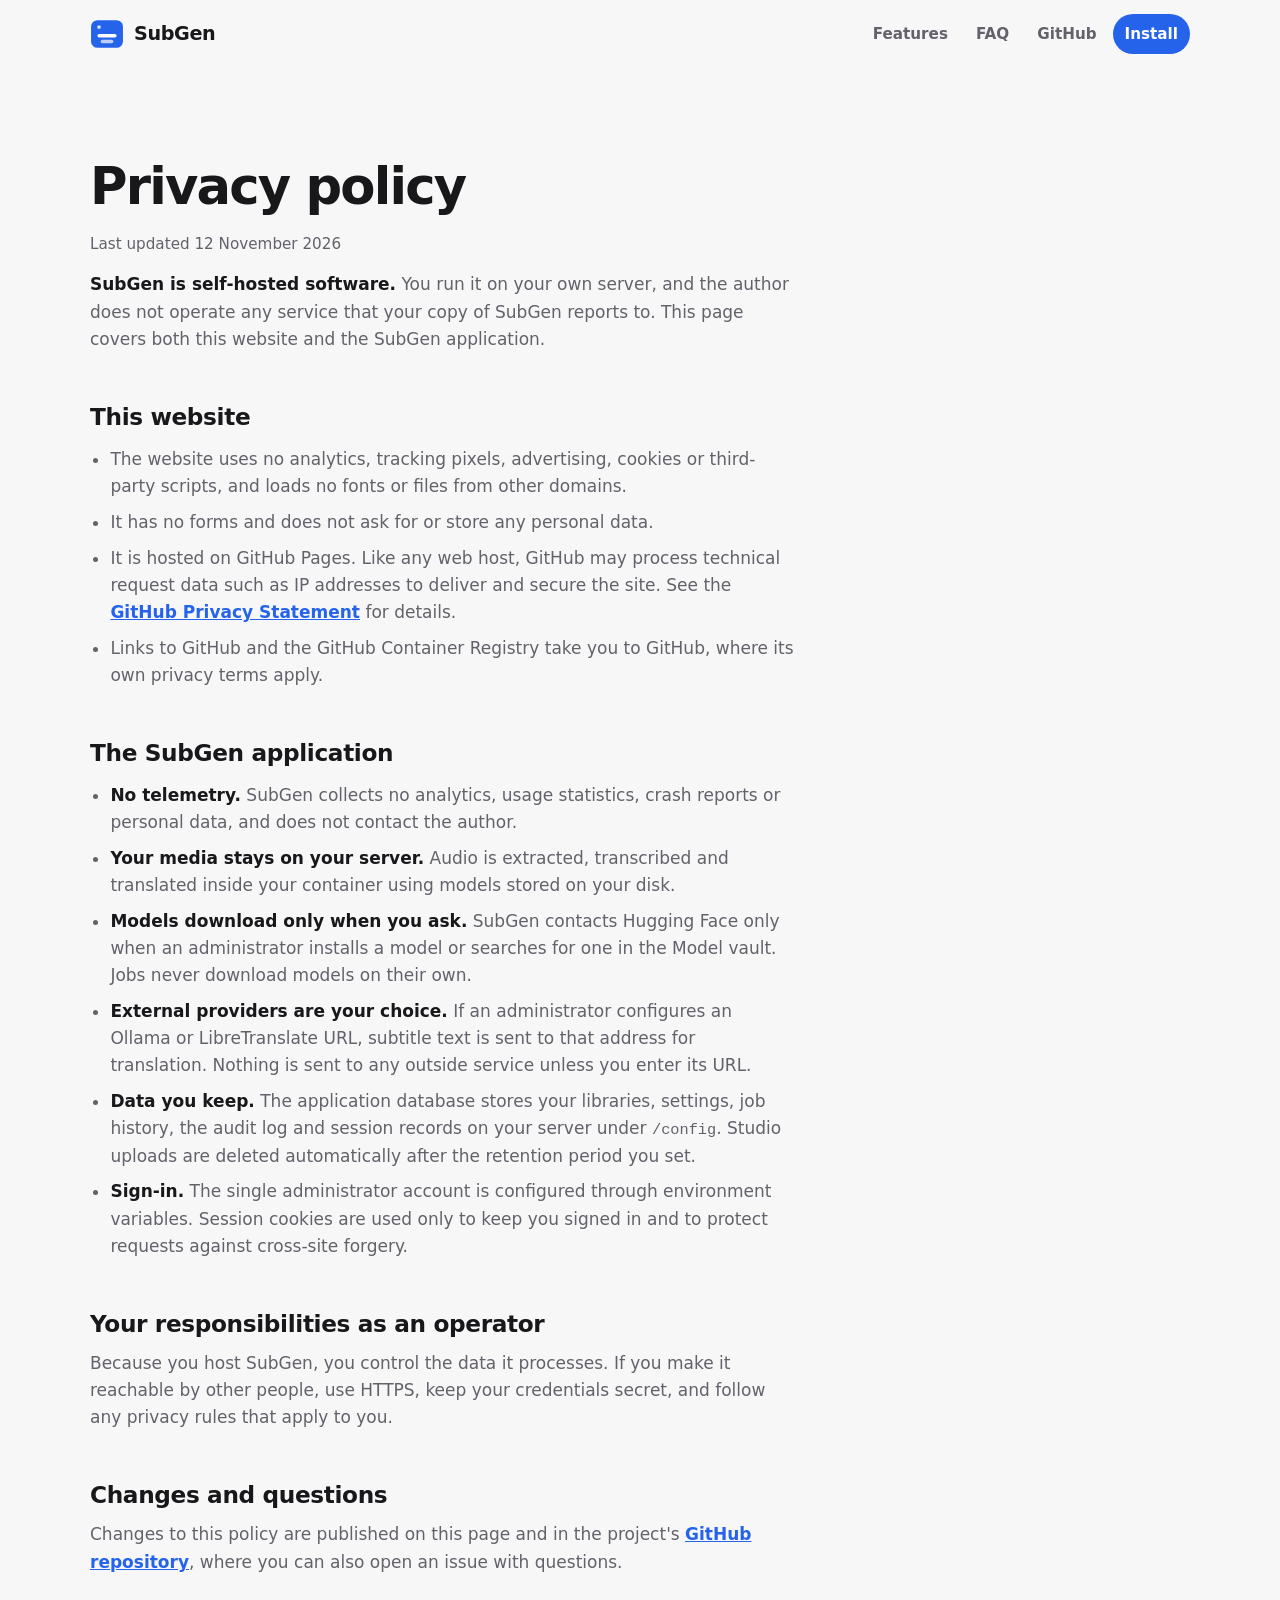
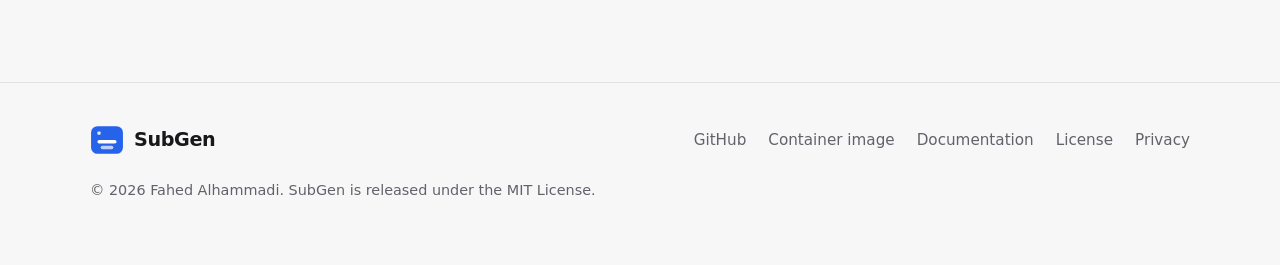
<file: Website/privacy.html>
<!doctype html>
<html lang="en">
<head>
  <meta charset="utf-8">
  <meta name="viewport" content="width=device-width, initial-scale=1">
  <title>Privacy policy | SubGen</title>
  <meta name="description" content="SubGen is self-hosted. This website and the SubGen application collect no analytics or personal data, and your media stays on your server.">
  <meta name="color-scheme" content="light dark">
  <meta name="theme-color" content="#f7f7f8" media="(prefers-color-scheme: light)">
  <meta name="theme-color" content="#161617" media="(prefers-color-scheme: dark)">
  <link rel="canonical" href="https://fahed-alhammadi.github.io/SubGen/privacy.html">
  <link rel="icon" href="favicon.svg" type="image/svg+xml">
  <meta property="og:type" content="website">
  <meta property="og:site_name" content="SubGen">
  <meta property="og:title" content="SubGen privacy policy">
  <meta property="og:description" content="SubGen is self-hosted. No analytics, no personal data, and your media stays on your server.">
  <meta property="og:url" content="https://fahed-alhammadi.github.io/SubGen/privacy.html">
  <meta property="og:image" content="https://fahed-alhammadi.github.io/SubGen/assets/og-image.png">
  <meta name="twitter:card" content="summary_large_image">
  <link rel="stylesheet" href="assets/site.css">
</head>
<body>
  <a class="skip-link" href="#main">Skip to content</a>

  <header class="site-header">
    <div class="wrap header-row">
      <a class="brand" href="./" aria-label="SubGen home">
        <svg class="brand-mark" viewBox="0 0 32 32" aria-hidden="true"><rect x="1" y="3" width="30" height="26" rx="6" fill="#2563eb"/><rect x="7" y="16" width="18" height="3.2" rx="1.6" fill="#fff"/><rect x="10" y="21.5" width="12" height="3.2" rx="1.6" fill="#fff" opacity=".7"/><rect x="7" y="8" width="3" height="3" rx=".8" fill="#fff" opacity=".85"/></svg>
        <span>SubGen</span>
      </a>
      <nav class="site-nav" aria-label="Main">
        <ul>
          <li class="nav-optional"><a href="./#features">Features</a></li>
          <li class="nav-optional"><a href="./#faq">FAQ</a></li>
          <li><a href="https://github.com/Fahed-Alhammadi/SubGen">GitHub</a></li>
          <li class="nav-cta"><a href="./#install">Install</a></li>
        </ul>
      </nav>
    </div>
  </header>

  <main id="main" class="wrap">
    <article class="prose">
      <h1>Privacy policy</h1>
      <p class="updated">Last updated 12 November 2026</p>
      <p><strong>SubGen is self-hosted software.</strong> You run it on your own server, and the author does not operate any service that your copy of SubGen reports to. This page covers both this website and the SubGen application.</p>

      <h2>This website</h2>
      <ul>
        <li>The website uses no analytics, tracking pixels, advertising, cookies or third-party scripts, and loads no fonts or files from other domains.</li>
        <li>It has no forms and does not ask for or store any personal data.</li>
        <li>It is hosted on GitHub Pages. Like any web host, GitHub may process technical request data such as IP addresses to deliver and secure the site. See the <a href="https://docs.github.com/en/site-policy/privacy-policies/github-general-privacy-statement">GitHub Privacy Statement</a> for details.</li>
        <li>Links to GitHub and the GitHub Container Registry take you to GitHub, where its own privacy terms apply.</li>
      </ul>

      <h2>The SubGen application</h2>
      <ul>
        <li><strong>No telemetry.</strong> SubGen collects no analytics, usage statistics, crash reports or personal data, and does not contact the author.</li>
        <li><strong>Your media stays on your server.</strong> Audio is extracted, transcribed and translated inside your container using models stored on your disk.</li>
        <li><strong>Models download only when you ask.</strong> SubGen contacts Hugging Face only when an administrator installs a model or searches for one in the Model vault. Jobs never download models on their own.</li>
        <li><strong>External providers are your choice.</strong> If an administrator configures an Ollama or LibreTranslate URL, subtitle text is sent to that address for translation. Nothing is sent to any outside service unless you enter its URL.</li>
        <li><strong>Data you keep.</strong> The application database stores your libraries, settings, job history, the audit log and session records on your server under <code>/config</code>. Studio uploads are deleted automatically after the retention period you set.</li>
        <li><strong>Sign-in.</strong> The single administrator account is configured through environment variables. Session cookies are used only to keep you signed in and to protect requests against cross-site forgery.</li>
      </ul>

      <h2>Your responsibilities as an operator</h2>
      <p>Because you host SubGen, you control the data it processes. If you make it reachable by other people, use HTTPS, keep your credentials secret, and follow any privacy rules that apply to you.</p>

      <h2>Changes and questions</h2>
      <p>Changes to this policy are published on this page and in the project's <a href="https://github.com/Fahed-Alhammadi/SubGen">GitHub repository</a>, where you can also open an issue with questions.</p>
    </article>
  </main>

  <footer class="site-footer">
    <div class="wrap">
      <div class="footer-row">
        <a class="brand" href="./" aria-label="SubGen home">
          <svg class="brand-mark" viewBox="0 0 32 32" aria-hidden="true"><rect x="1" y="3" width="30" height="26" rx="6" fill="#2563eb"/><rect x="7" y="16" width="18" height="3.2" rx="1.6" fill="#fff"/><rect x="10" y="21.5" width="12" height="3.2" rx="1.6" fill="#fff" opacity=".7"/><rect x="7" y="8" width="3" height="3" rx=".8" fill="#fff" opacity=".85"/></svg>
          <span>SubGen</span>
        </a>
        <ul class="footer-links">
          <li><a href="https://github.com/Fahed-Alhammadi/SubGen">GitHub</a></li>
          <li><a href="https://github.com/Fahed-Alhammadi/SubGen/pkgs/container/subgen">Container image</a></li>
          <li><a href="https://github.com/Fahed-Alhammadi/SubGen#readme">Documentation</a></li>
          <li><a href="https://github.com/Fahed-Alhammadi/SubGen/blob/main/LICENSE">License</a></li>
          <li><a href="privacy.html" aria-current="page">Privacy</a></li>
        </ul>
      </div>
      <p class="legal">© 2026 Fahed Alhammadi. SubGen is released under the MIT License.</p>
    </div>
  </footer>
</body>
</html>
</file>
<file: Website/assets/site.css>
/* SubGen website. Plain CSS, no build step, system fonts only. */

:root {
  color-scheme: light dark;

  --font-sans: ui-sans-serif, system-ui, -apple-system, "Segoe UI", Roboto, "Helvetica Neue", "Noto Sans", Arial, sans-serif;
  --font-mono: ui-monospace, "SF Mono", SFMono-Regular, Menlo, Consolas, "Liberation Mono", monospace;

  /* Same palette as the web app: true-neutral greys with one signal blue (see
     subgen/static/css/tokens.css). Light mode. */
  --bg: #f7f7f8;
  --bg-raised: #ffffff;
  --surface: #ffffff;
  --surface-2: #efeff1;
  --line: #e2e2e6;
  --line-strong: #c9c9d0;
  --text: #18181b;
  --muted: #62626a;
  --accent-ink: #2563eb;   /* blue, text-safe on white */
  --accent: #2563eb;       /* primary fills */
  --accent-hover: #1d4fd8;
  --accent-fg: #ffffff;    /* text placed on an accent fill */
  --mint: #0e7490;         /* secondary signal (cache, success ticks) */
  --warn: #a15c07;
  --warn-bg: #fcf1dc;
  --removed: #c42525;
  --focus: #2563eb;
  --shadow: 0 1px 0 rgba(0, 0, 0, .03), 0 18px 40px -24px rgba(0, 0, 0, .28);

  /* Things that are always "on screen" (frame, terminal) stay dark in both modes */
  --screen: #161617;
  --screen-2: #1e1e20;
  --screen-line: #2f2f33;
  --screen-text: #ededee;
  --screen-muted: #9b9ba3;

  --radius-lg: 16px;
  --radius: 10px;
  --radius-sm: 6px;
  --wrap: 1180px;
  --gutter: clamp(16px, 4vw, 40px);
}

@media (prefers-color-scheme: dark) {
  :root {
    --bg: #161617;
    --bg-raised: #1a1a1c;
    --surface: #1e1e20;
    --surface-2: #242427;
    --line: #2f2f33;
    --line-strong: #45454b;
    --text: #ededee;
    --muted: #9b9ba3;
    --accent-ink: #6ea2ff;
    --accent: #2f6be8;
    --accent-hover: #2860d6;
    --accent-fg: #ffffff;
    --mint: #5fcde3;
    --warn: #e5b04a;
    --warn-bg: #33270f;
    --removed: #f2726d;
    --focus: #6ea2ff;
    --shadow: 0 1px 0 rgba(255, 255, 255, .02), 0 24px 60px -30px rgba(0, 0, 0, .8);
  }
}

*, *::before, *::after { box-sizing: border-box; }
[hidden] { display: none !important; }

html { -webkit-text-size-adjust: 100%; scroll-behavior: smooth; scroll-padding-top: 84px; }

body {
  margin: 0;
  background: var(--bg);
  color: var(--text);
  font-family: var(--font-sans);
  font-size: 1.0625rem;
  line-height: 1.6;
  text-rendering: optimizeLegibility;
  -webkit-font-smoothing: antialiased;
  overflow-x: hidden;
}

img, svg { display: block; max-width: 100%; }
a { color: inherit; }
p { margin: 0 0 1em; }
code, kbd, pre, samp { font-family: var(--font-mono); font-size: .9em; }

:focus-visible { outline: 3px solid var(--focus); outline-offset: 3px; border-radius: 4px; }

.skip-link {
  position: absolute; left: 12px; top: -60px; z-index: 50;
  background: var(--accent); color: var(--accent-fg); padding: 10px 14px;
  border-radius: var(--radius-sm); font-weight: 700; text-decoration: none;
}
.skip-link:focus { top: 12px; }

.visually-hidden {
  position: absolute !important; width: 1px; height: 1px; overflow: hidden;
  clip: rect(0 0 0 0); clip-path: inset(50%); white-space: nowrap;
}

.wrap { width: 100%; max-width: var(--wrap); margin-inline: auto; padding-inline: var(--gutter); }

/* ---------- Type scale ---------- */
h1, h2, h3 { margin: 0; line-height: 1.08; letter-spacing: -.022em; text-wrap: balance; }
h1 { font-size: clamp(2.35rem, 1.4rem + 3.6vw, 4.15rem); font-weight: 800; letter-spacing: -.035em; }
h2 { font-size: clamp(1.85rem, 1.3rem + 1.9vw, 2.75rem); font-weight: 800; }
h3 { font-size: 1.375rem; font-weight: 750; letter-spacing: -.012em; line-height: 1.2; }
.lede { font-size: clamp(1.08rem, 1rem + .35vw, 1.25rem); color: var(--muted); max-width: 36em; }

/* ---------- Header ---------- */
.site-header {
  position: sticky; top: 0; z-index: 20;
  background: color-mix(in srgb, var(--bg) 86%, transparent);
  backdrop-filter: saturate(140%) blur(14px);
  -webkit-backdrop-filter: saturate(140%) blur(14px);
  border-bottom: 1px solid transparent;
}
.site-header.is-scrolled { border-bottom-color: var(--line); }
.header-row { display: flex; align-items: center; gap: 24px; min-height: 68px; }

.brand { display: inline-flex; align-items: center; gap: 10px; text-decoration: none; font-weight: 800; font-size: 1.2rem; letter-spacing: -.02em; }
.brand-mark { width: 34px; height: 34px; flex: none; }

.site-nav { margin-left: auto; }
.site-nav ul { display: flex; align-items: center; gap: 4px; list-style: none; margin: 0; padding: 0; }
.site-nav a {
  display: inline-block; padding: 8px 12px; border-radius: 999px;
  text-decoration: none; color: var(--muted); font-size: .95rem; font-weight: 550;
}
.site-nav a:hover { color: var(--text); background: var(--surface-2); }
.site-nav .nav-cta a { color: var(--accent-fg); background: var(--accent); font-weight: 700; }
.site-nav .nav-cta a:hover { background: var(--accent-hover); color: var(--accent-fg); }

@media (max-width: 860px) {
  .site-nav .nav-optional { display: none; }
}

/* ---------- Buttons ---------- */
.actions { display: flex; flex-wrap: wrap; gap: 12px; margin-top: 30px; }
.button {
  display: inline-flex; align-items: center; justify-content: center; gap: 10px;
  min-height: 48px; padding: 12px 22px; border-radius: 999px;
  font: inherit; font-weight: 700; font-size: 1rem; text-decoration: none; cursor: pointer;
  border: 1px solid var(--line-strong); background: transparent; color: var(--text);
}
.button:hover { border-color: var(--text); }
.button-primary { background: var(--accent); border-color: var(--accent); color: var(--accent-fg); }
.button-primary:hover { background: var(--accent-hover); border-color: var(--accent-hover); }
.button svg { width: 18px; height: 18px; }

/* ---------- Hero ---------- */
.hero { padding-block: clamp(36px, 6vw, 84px) clamp(56px, 8vw, 104px); }
.hero-grid { display: grid; gap: clamp(36px, 5vw, 64px); align-items: center; }
@media (min-width: 1020px) {
  .hero-grid { grid-template-columns: minmax(0, 1fr) minmax(0, 1.1fr); }
}
.hero h1 { max-width: 15ch; }
.hero .lede { margin-top: 22px; }
.hero-note { margin-top: 22px; font-size: .95rem; color: var(--muted); }
.hero-note a { color: var(--accent-ink); font-weight: 650; }

/* The film frame */
.player { min-width: 0; margin: 0; }
.frame {
  position: relative; aspect-ratio: 16 / 9; overflow: hidden;
  border-radius: var(--radius-lg);
  background:
    radial-gradient(60% 46% at 72% 44%, rgba(255, 226, 170, .55), rgba(255, 196, 120, .12) 40%, transparent 70%),
    linear-gradient(180deg, #0f1a2c 0%, #233a5a 34%, #5f7491 52%, #c8b98f 57%, #1f2a3a 57.4%, #121a26 70%, #0a0e15 100%);
  box-shadow: 0 30px 80px -40px rgba(0, 0, 0, .85), inset 0 0 0 1px rgba(255, 255, 255, .06);
  isolation: isolate;
  outline: 1px solid rgba(255, 255, 255, .09); outline-offset: -1px;
}
/* water shimmer and a low sun on the horizon */
.frame::before {
  content: ""; position: absolute; inset: 57.4% 0 0 0; z-index: -1;
  background:
    repeating-linear-gradient(180deg, rgba(255, 228, 180, .16) 0 2px, transparent 2px 9px),
    radial-gradient(30% 60% at 72% 0, rgba(255, 220, 160, .35), transparent 70%);
  mask-image: linear-gradient(180deg, #000 0%, transparent 85%);
  -webkit-mask-image: linear-gradient(180deg, #000 0%, transparent 85%);
}
.frame::after {
  content: ""; position: absolute; z-index: -1;
  width: 9%; aspect-ratio: 1; left: 67.5%; top: 47%;
  border-radius: 50%; background: #ffe6b3; box-shadow: 0 0 60px 18px rgba(255, 214, 150, .45);
}
.frame-silhouette { position: absolute; inset: auto 0 0 0; height: 62%; z-index: -1; color: #06080c; }
.frame-silhouette svg { width: 100%; height: 100%; }
.frame-meta {
  position: absolute; top: 14px; left: 16px; right: 16px; display: flex; justify-content: space-between; gap: 12px;
  font-family: var(--font-mono); font-size: .78rem; color: rgba(237, 237, 238, .8);
}
.frame-meta span { background: rgba(10, 10, 12, .55); padding: 3px 8px; border-radius: 4px; }

.cue {
  position: absolute; left: 6%; right: 6%; bottom: 8%;
  margin: 0; text-align: center;
  color: #fff; font-weight: 700; line-height: 1.3;
  font-size: clamp(.95rem, .55rem + 1.55vw, 1.6rem);
  text-shadow: 0 0 2px #000, 0 0 2px #000, 0 2px 3px rgba(0, 0, 0, .9), 0 0 14px rgba(0, 0, 0, .55);
  transition: opacity .28s ease;
}
.cue span { display: block; }
.cue.is-swapping { opacity: 0; }

/* Timeline under the frame */
.timeline {
  position: relative; margin-top: 14px; padding: 12px 14px 10px;
  background: var(--screen); border: 1px solid var(--screen-line); border-radius: var(--radius);
  color: var(--screen-muted);
}
.timeline-cues { position: relative; height: 22px; margin-bottom: 8px; }
.timeline-cues span {
  position: absolute; top: 0; bottom: 0; display: flex; align-items: center; padding-inline: 8px;
  border-radius: 4px; background: #242427; border: 1px solid #3a3a40;
  font-family: var(--font-mono); font-size: .72rem; color: var(--screen-muted); overflow: hidden; white-space: nowrap;
}
.timeline-cues span.is-active { background: rgba(76, 141, 255, .18); border-color: #4c8dff; color: #dbe7ff; }
.timeline-wave { height: 40px; width: 100%; color: #3a3a40; }
.timeline-wave .wave-active { color: #4c8dff; }
.playhead { position: absolute; top: 6px; bottom: 6px; left: 49%; width: 2px; background: #4c8dff; border-radius: 2px; box-shadow: 0 0 10px rgba(76, 141, 255, .7); }
.playhead::before { content: ""; position: absolute; top: -2px; left: -4px; width: 10px; height: 6px; border-radius: 2px; background: #4c8dff; }
@media (prefers-reduced-motion: no-preference) {
  .player.is-playing .playhead { animation: scrub 3.2s linear infinite; }
}
@keyframes scrub { from { left: 36%; } to { left: 62%; } }

/* Output card + language switcher */
.player-bar { display: flex; flex-direction: column-reverse; gap: 12px; margin-top: 12px; }

.srt {
  margin: 0; padding: 14px 16px; border-radius: var(--radius);
  background: var(--surface); border: 1px solid var(--line);
  font-family: var(--font-mono); font-size: .86rem; line-height: 1.55; color: var(--text);
  min-width: 0;
}
.srt-file { display: block; color: var(--accent-ink); font-weight: 650; margin-bottom: 6px; overflow-wrap: anywhere; }
.srt-body { display: block; white-space: pre-wrap; overflow-wrap: anywhere; color: var(--muted); }
.srt-body b { color: var(--text); font-weight: 600; }

.lang-switch { display: flex; flex-wrap: wrap; gap: 6px; align-items: center; }
.lang-switch button, .icon-button {
  font: inherit; font-size: .9rem; font-weight: 600; cursor: pointer;
  min-height: 36px; padding: 6px 12px; border-radius: 999px;
  border: 1px solid var(--line); background: var(--surface); color: var(--muted);
}
.lang-switch button:hover, .icon-button:hover { color: var(--text); border-color: var(--line-strong); }
.lang-switch button[aria-pressed="true"] { background: var(--text); color: var(--bg); border-color: var(--text); }
.icon-button { display: inline-grid; place-items: center; width: 36px; padding: 0; }
.icon-button svg { width: 14px; height: 14px; }

/* ---------- Sections ---------- */
.section { padding-block: clamp(64px, 9vw, 120px); border-top: 1px solid var(--line); }
.section-head { max-width: 46rem; margin-bottom: clamp(36px, 5vw, 64px); }
.section-head p { text-wrap: pretty; margin-top: 18px; color: var(--muted); font-size: 1.125rem; }

/* Feature rows: copy on the left, a real artifact on the right */
.feature { display: grid; gap: 28px; padding-block: clamp(32px, 4.5vw, 56px); }
.feature + .feature { border-top: 1px dashed var(--line); }
@media (min-width: 940px) {
  .feature { grid-template-columns: minmax(0, .9fr) minmax(0, 1.1fr); gap: clamp(40px, 6vw, 88px); align-items: start; }
}
.feature-copy h3 { margin-bottom: 14px; }
.feature-copy > p { color: var(--muted); max-width: 34em; }
.ticks { list-style: none; margin: 18px 0 0; padding: 0; display: grid; gap: 10px; }
.ticks li { position: relative; padding-left: 26px; max-width: 34em; }
.ticks li::before {
  content: ""; position: absolute; left: 2px; top: .55em; width: 12px; height: 7px;
  border-left: 2.5px solid var(--mint); border-bottom: 2.5px solid var(--mint); transform: rotate(-45deg);
}
.ticks strong { font-weight: 700; }
.ticks code { white-space: nowrap; }

.artifact {
  min-width: 0; background: var(--surface); border: 1px solid var(--line);
  border-radius: var(--radius); box-shadow: var(--shadow); overflow: hidden;
}
.artifact-title {
  display: flex; justify-content: space-between; align-items: center; gap: 12px;
  padding: 10px 16px; border-bottom: 1px solid var(--line); background: var(--surface-2);
  font-size: .85rem; color: var(--muted); font-weight: 600;
}
.artifact-title code { font-size: .82rem; overflow-wrap: anywhere; }
.artifact-body { padding: 18px 16px; }

/* Local stack definition list */
.stack { margin: 0; display: grid; }
.stack > div { display: grid; gap: 4px 20px; padding: 14px 16px; border-bottom: 1px solid var(--line); }
.stack > div:last-child { border-bottom: 0; }
@media (min-width: 560px) { .stack > div { grid-template-columns: 11rem minmax(0, 1fr); } }
.stack dt { font-weight: 700; }
.stack dd { margin: 0; color: var(--muted); }
.pill-row { display: flex; flex-wrap: wrap; gap: 6px; margin-top: 6px; }
.pill { display: inline-block; padding: 2px 10px; border-radius: 999px; background: var(--surface-2); border: 1px solid var(--line); color: var(--text); font-size: .85rem; font-weight: 600; }

/* Before / after cues */
.cue-compare { display: grid; }
.cue-block { padding: 16px; font-family: var(--font-mono); font-size: .86rem; line-height: 1.55; }
.cue-block + .cue-block { border-top: 1px solid var(--line); }
.cue-block h4 { margin: 0 0 10px; font-family: var(--font-sans); font-size: .9rem; font-weight: 700; color: var(--muted); letter-spacing: 0; }
.cue-block .tc { color: var(--muted); display: block; }
.cue-block .txt { display: block; color: var(--text); white-space: pre-wrap; }
.cue-block del { color: var(--removed); text-decoration-thickness: 2px; }
.cue-block .one { padding: 8px 10px; border-radius: var(--radius-sm); background: var(--surface-2); }
.cue-block .one + .one { margin-top: 8px; }
.cue-note { display: block; margin-top: 10px; font-family: var(--font-sans); font-size: .85rem; color: var(--removed); }
.rules { display: flex; flex-wrap: wrap; gap: 6px; padding: 12px 16px; border-top: 1px solid var(--line); background: var(--surface-2); }
.rules .pill { background: var(--surface); font-weight: 550; }

/* Fan-out: one transcript, many sidecars */
.fanout { display: grid; gap: 14px; padding: 18px 16px; }
@media (min-width: 620px) { .fanout { grid-template-columns: minmax(0, .9fr) 28px minmax(0, 1.2fr); align-items: center; } }
.fan-node { padding: 12px 14px; border: 1px solid var(--line); border-radius: var(--radius-sm); background: var(--surface-2); font-size: .92rem; }
.fan-node + .fan-node { margin-top: 10px; }
.fan-node b { display: block; font-size: .95rem; }
.fan-node small { color: var(--muted); font-size: .85rem; }
.fan-node.is-cache { border-color: var(--mint); }
.fan-arrow { color: var(--muted); justify-self: center; }
.fan-arrow svg { width: 24px; height: 24px; }
@media (max-width: 619px) { .fan-arrow svg { transform: rotate(90deg); } }
.files { list-style: none; margin: 0; padding: 0; display: grid; gap: 6px; font-family: var(--font-mono); font-size: .84rem; }
.files li { display: flex; flex-wrap: wrap; justify-content: space-between; gap: 2px 10px; padding: 7px 10px; border-radius: var(--radius-sm); border: 1px solid var(--line); overflow-wrap: anywhere; }
.files li span:first-child { min-width: 0; }
.files li span:last-child { color: var(--muted); }
.files li.is-later { flex-direction: column; }
.files li.is-later { border-style: dashed; color: var(--muted); }

/* Scan verdicts */
.scan { list-style: none; margin: 0; padding: 0; }
.scan li { display: grid; gap: 4px 16px; padding: 12px 16px; border-bottom: 1px solid var(--line); }
.scan li:last-child { border-bottom: 0; }
@media (min-width: 560px) { .scan li { grid-template-columns: minmax(0, 1fr) auto; align-items: baseline; } }
.scan .file { font-family: var(--font-mono); font-size: .84rem; overflow-wrap: anywhere; }
.scan .file small { display: block; color: var(--muted); font-size: .8rem; margin-top: 2px; }
.verdict { font-size: .85rem; font-weight: 700; padding: 2px 10px; border-radius: 999px; justify-self: start; white-space: nowrap; }
.v-queue { background: var(--accent); color: var(--accent-fg); }
.v-skip { background: var(--surface-2); color: var(--text); border: 1px solid var(--line); }
.v-ignore { color: var(--muted); border: 1px dashed var(--line-strong); }
.v-prune { color: var(--removed); border: 1px solid currentColor; }
.scan .is-gone .file { text-decoration: line-through; color: var(--muted); }

/* Mini editor */
.editor-rows { display: grid; }
.editor-row { display: grid; grid-template-columns: 2.4rem minmax(0, 1fr); gap: 4px 12px; padding: 12px 16px; border-bottom: 1px solid var(--line); }
.editor-row:last-of-type { border-bottom: 0; }
.editor-row .n { font-family: var(--font-mono); font-size: .8rem; color: var(--muted); padding-top: 2px; }
.editor-row .tc { display: block; font-family: var(--font-mono); font-size: .8rem; color: var(--muted); }
.editor-row .txt { white-space: pre-wrap; }
.editor-row.is-warn { background: var(--warn-bg); }
.editor-row .warn { grid-column: 2; font-size: .85rem; font-weight: 650; color: var(--warn); }
.editor-tools { display: flex; flex-wrap: wrap; gap: 6px; padding: 12px 16px; border-top: 1px solid var(--line); background: var(--surface-2); }
.editor-tools span { font-size: .85rem; font-weight: 600; padding: 4px 10px; border-radius: var(--radius-sm); border: 1px solid var(--line); background: var(--surface); }

/* Operations + security lists */
.ops { display: grid; gap: 40px; }
@media (min-width: 860px) { .ops { grid-template-columns: 1fr 1fr; gap: clamp(40px, 6vw, 88px); } }
.ops h3 { margin-bottom: 8px; }
.ops > div > p { color: var(--muted); }
.ops dl { margin: 22px 0 0; display: grid; border-top: 1px solid var(--line); }
.ops dl > div { padding: 14px 0; border-bottom: 1px solid var(--line); }
.ops dt { font-weight: 700; }
.ops dd { margin: 2px 0 0; color: var(--muted); }

/* ---------- Pipeline ---------- */
.pipeline { list-style: none; margin: 0; padding: 0; counter-reset: stage; display: grid; gap: 0; }
.pipeline li { counter-increment: stage; position: relative; display: grid; align-content: start; grid-template-columns: 44px minmax(0, 1fr); gap: 0 18px; padding-bottom: 28px; }
.pipeline li::before {
  content: counter(stage); display: grid; place-items: center; width: 44px; height: 44px; border-radius: 50%;
  border: 2px solid var(--line-strong); background: var(--bg); font-weight: 800; font-size: 1rem; z-index: 1;
}
.pipeline li::after { content: ""; position: absolute; left: 21px; top: 44px; bottom: 0; width: 2px; background: var(--line); }
.pipeline li:last-child::after { display: none; }
.pipeline li:last-child { padding-bottom: 0; }
.pipeline h3 { font-size: 1.125rem; padding-top: 9px; }
.pipeline p { margin: 6px 0 0; color: var(--muted); font-size: 1rem; }
.pipeline code { font-size: .85em; }

@media (min-width: 1000px) {
  .pipeline { grid-template-columns: repeat(7, minmax(0, 1fr)); gap: 0 14px; }
  .pipeline li { grid-template-columns: 1fr; padding-bottom: 0; }
  .pipeline li::after { left: 44px; right: -14px; top: 21px; bottom: auto; width: auto; height: 2px; }
  .pipeline h3 { padding-top: 16px; }
}

/* ---------- Screenshots ---------- */
.gallery { display: grid; gap: 32px 24px; grid-template-columns: minmax(0, 1fr); }
@media (min-width: 680px) { .gallery { grid-template-columns: repeat(2, minmax(0, 1fr)); } }
.shot { margin: 0; min-width: 0; }
.shot-frame {
  position: relative; display: block; aspect-ratio: 16 / 10; overflow: hidden;
  border-radius: var(--radius); border: 1px solid var(--line); background: var(--screen-2);
  text-decoration: none;
}
.shot-frame img { position: absolute; inset: 0; z-index: 1; width: 100%; height: 100%; object-fit: cover; object-position: top left; }
.shot-fallback {
  position: absolute; inset: 0; display: grid; place-content: center; text-align: center; gap: 6px; padding: 16px;
  color: var(--screen-muted); font-size: .92rem;
  background:
    linear-gradient(90deg, transparent 0 15%, rgba(255, 255, 255, .03) 15% 15.2%, transparent 15.2%),
    repeating-linear-gradient(180deg, transparent 0 38px, rgba(255, 255, 255, .025) 38px 39px),
    var(--screen-2);
}
.shot-fallback b { color: var(--screen-text); font-size: 1rem; }
.shot.is-missing img { display: none; }
.shot.is-missing .shot-frame { cursor: default; }
.shot figcaption { margin-top: 10px; font-size: .95rem; color: var(--muted); }
.shot figcaption b { color: var(--text); font-weight: 700; }

/* ---------- Quick start ---------- */
.steps { list-style: none; margin: 0; padding: 0; counter-reset: step; display: grid; gap: 40px; }
@media (min-width: 940px) { .steps { grid-template-columns: repeat(2, minmax(0, 1fr)); gap: 48px 56px; } }
.steps > li { counter-increment: step; min-width: 0; }
.steps h3 { display: flex; align-items: baseline; gap: 12px; font-size: 1.2rem; margin-bottom: 10px; }
.steps h3::before { content: counter(step); flex: none; display: inline-grid; place-items: center; width: 30px; height: 30px; border-radius: 50%; background: var(--text); color: var(--bg); font-size: .9rem; font-weight: 800; transform: translateY(-2px); }
.steps p { color: var(--muted); }
.steps p code, .callout code, .section-head code, .faq code, .ops code, .feature code:not(.artifact-title code) { background: var(--surface-2); border: 1px solid var(--line); padding: 1px 6px; border-radius: 5px; font-size: .85em; overflow-wrap: anywhere; }

.code {
  position: relative; margin: 14px 0 0; border-radius: var(--radius); overflow: hidden;
  background: var(--screen); border: 1px solid var(--screen-line); color: var(--screen-text);
}
.code-head { display: flex; justify-content: space-between; align-items: center; gap: 12px; padding: 6px 8px 6px 14px; border-bottom: 1px solid var(--screen-line); font-size: .8rem; color: var(--screen-muted); font-family: var(--font-mono); }
.code pre { margin: 0; padding: 14px 16px 16px; overflow-x: auto; font-size: .86rem; line-height: 1.65; tab-size: 2; }
.code .c { color: #8b8b94; }
.copy {
  font: inherit; font-family: var(--font-sans); font-size: .8rem; font-weight: 650; cursor: pointer;
  min-height: 30px; padding: 4px 12px; border-radius: 999px; border: 1px solid var(--screen-line); background: #242427; color: var(--screen-text);
}
.copy:hover { border-color: #55555c; }
.copy[data-state="done"] { background: var(--accent); color: var(--accent-fg); border-color: var(--accent); }
.copy[hidden] { display: none; }

.callout { margin-top: 48px; display: grid; gap: 8px 28px; padding: 20px 22px; border-radius: var(--radius); border: 1px solid var(--line); background: var(--surface); }
@media (min-width: 860px) { .callout { grid-template-columns: repeat(2, minmax(0, 1fr)); } }
.callout p { margin: 0; color: var(--muted); }
.callout strong { color: var(--text); }

/* ---------- FAQ ---------- */
.faq { max-width: 52rem; border-top: 1px solid var(--line); }
.faq details { border-bottom: 1px solid var(--line); }
.faq summary {
  list-style: none; cursor: pointer; display: flex; justify-content: space-between; align-items: center; gap: 20px;
  padding: 20px 2px; font-weight: 700; font-size: 1.1rem;
}
.faq summary::-webkit-details-marker { display: none; }
.faq summary::after {
  content: ""; flex: none; width: 12px; height: 12px; margin-right: 6px;
  border-right: 2.5px solid var(--muted); border-bottom: 2.5px solid var(--muted); transform: rotate(45deg) translateY(-3px);
}
.faq details[open] summary::after { transform: rotate(-135deg) translateY(-3px); }
@media (prefers-reduced-motion: no-preference) { .faq summary::after { transition: transform .2s ease; } }
.faq .answer { padding: 0 2px 22px; color: var(--muted); max-width: 44rem; }
.faq .answer p:last-child { margin-bottom: 0; }
.faq a { color: var(--accent-ink); font-weight: 650; }

/* ---------- Links strip ---------- */
.resources { display: grid; gap: 1px; background: var(--line); border: 1px solid var(--line); border-radius: var(--radius); overflow: hidden; }
@media (min-width: 720px) { .resources { grid-template-columns: repeat(2, minmax(0, 1fr)); } }
@media (min-width: 1020px) { .resources { grid-template-columns: repeat(4, minmax(0, 1fr)); } }
.resources a { display: block; padding: 22px; background: var(--surface); text-decoration: none; }
.resources a:hover { background: var(--surface-2); }
.resources b { display: block; font-size: 1.05rem; margin-bottom: 4px; }
.resources span { color: var(--muted); font-size: .95rem; }
.resources code { font-size: .8rem; overflow-wrap: anywhere; }

/* ---------- Footer ---------- */
.site-footer { border-top: 1px solid var(--line); padding-block: 40px 48px; color: var(--muted); font-size: .95rem; }
.footer-row { display: flex; flex-wrap: wrap; gap: 20px 40px; align-items: center; justify-content: space-between; }
.footer-links { display: flex; flex-wrap: wrap; gap: 6px 22px; list-style: none; margin: 0; padding: 0; }
.footer-links a { text-decoration: none; }
.footer-links a:hover { color: var(--text); text-decoration: underline; }
.site-footer .brand { color: var(--text); }
.legal { margin-top: 22px; font-size: .9rem; }

/* ---------- Prose pages (privacy, 404) ---------- */
.prose { max-width: 44rem; padding-block: clamp(48px, 7vw, 96px); }
.prose h1 { font-size: clamp(2.2rem, 1.6rem + 2.4vw, 3.2rem); margin-bottom: 18px; }
.prose h2 { font-size: 1.45rem; margin: 2.2em 0 .6em; letter-spacing: -.015em; }
.prose p, .prose li { color: var(--muted); }
.prose strong { color: var(--text); }
.prose ul { padding-left: 1.2em; }
.prose li { margin-bottom: .5em; }
.prose a { color: var(--accent-ink); font-weight: 650; }
.prose .updated { font-size: .95rem; }

@media (prefers-reduced-motion: reduce) {
  html { scroll-behavior: auto; }
  *, *::before, *::after { animation-duration: .001ms !important; animation-iteration-count: 1 !important; transition-duration: .001ms !important; }
}

@media (max-width: 420px) {
  .actions .button { width: 100%; }
  .frame-meta { font-size: .68rem; top: 10px; left: 10px; right: 10px; }
}
</file>
